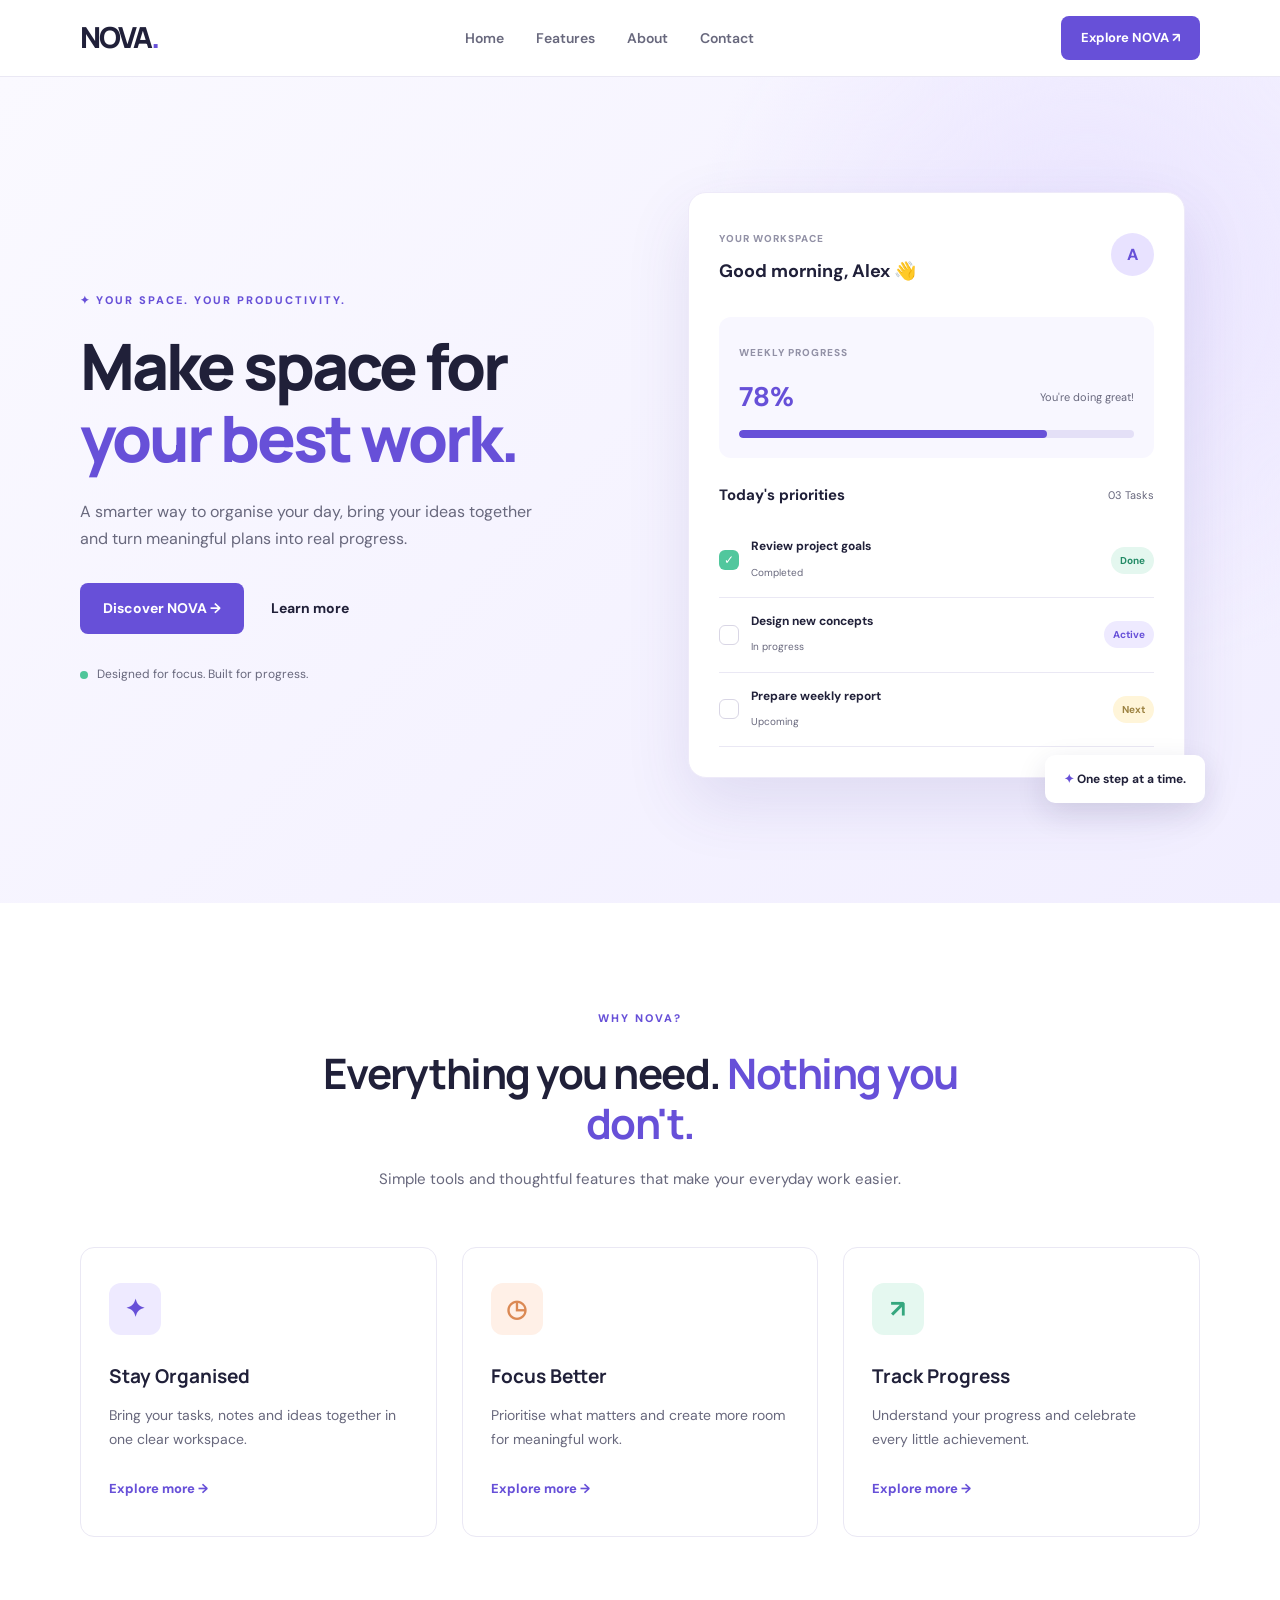
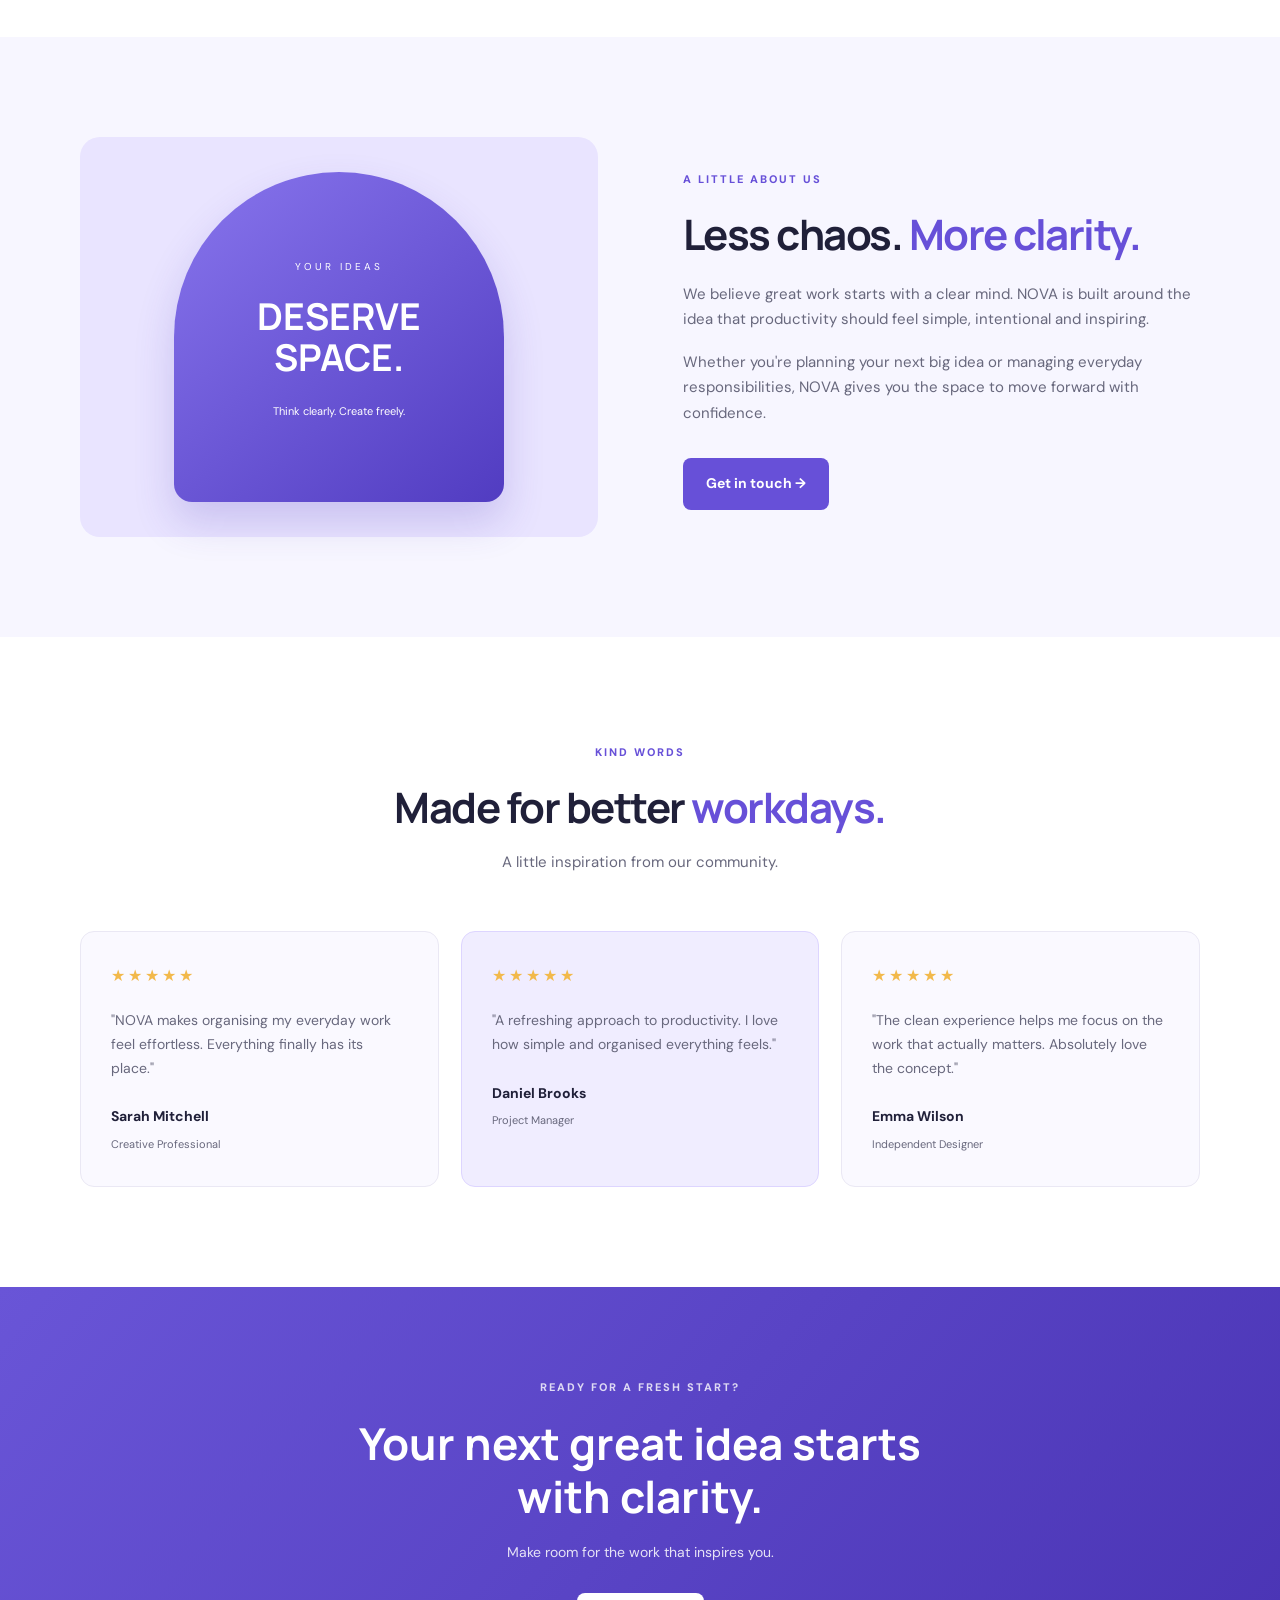
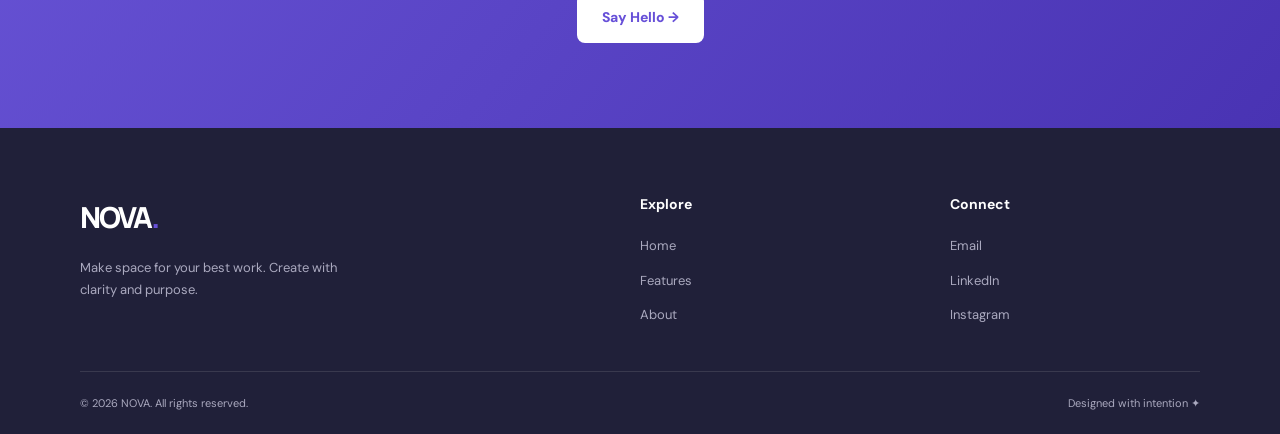
<file: WebDev-L1-LandingPage/index.html>
<!DOCTYPE html>
<html lang="en">
<head>
    <meta charset="UTF-8">
    <meta name="viewport" content="width=device-width, initial-scale=1.0">

    <title>NOVA | A Better Way to Work</title>

    <meta name="description"
          content="NOVA is a modern productivity workspace designed to help you focus, organise and achieve more.">

    <link rel="preconnect" href="https://fonts.googleapis.com">
    <link rel="preconnect" href="https://fonts.gstatic.com" crossorigin>

    <link href="https://fonts.googleapis.com/css2?family=DM+Sans:wght@400;500;600;700;800&family=Manrope:wght@400;500;600;700;800&display=swap"
          rel="stylesheet">

    <link rel="stylesheet" href="style.css">
</head>

<body>

    <!-- NAVIGATION BAR -->
    <header class="header">
        <nav class="navbar container">

            <a href="#home" class="logo">
                NOVA<span>.</span>
            </a>

            <ul class="nav-links">
                <li><a href="#home">Home</a></li>
                <li><a href="#features">Features</a></li>
                <li><a href="#about">About</a></li>
                <li><a href="#contact">Contact</a></li>
            </ul>

            <a href="#features" class="nav-button">
                Explore NOVA ↗
            </a>

        </nav>
    </header>


    <!-- HERO SECTION -->
    <main>

        <section class="hero" id="home">
            <div class="container hero-container">

                <div class="hero-content">

                    <span class="eyebrow">
                        ✦ YOUR SPACE. YOUR PRODUCTIVITY.
                    </span>

                    <h1>
                        Make space for
                        <span>your best work.</span>
                    </h1>

                    <p>
                        A smarter way to organise your day,
                        bring your ideas together and turn
                        meaningful plans into real progress.
                    </p>

                    <div class="hero-buttons">
                        <a href="#features" class="primary-button">
                            Discover NOVA →
                        </a>

                        <a href="#about" class="secondary-button">
                            Learn more
                        </a>
                    </div>

                    <div class="hero-note">
                        <span class="note-dot"></span>
                        Designed for focus. Built for progress.
                    </div>

                </div>


                <!-- CSS DASHBOARD PREVIEW -->
                <div class="hero-visual">

                    <div class="dashboard-card">

                        <div class="dashboard-top">
                            <div>
                                <span class="small-label">YOUR WORKSPACE</span>
                                <h3>Good morning, Alex 👋</h3>
                            </div>

                            <div class="profile-circle">A</div>
                        </div>

                        <div class="progress-box">
                            <span class="small-label">WEEKLY PROGRESS</span>

                            <div class="progress-info">
                                <strong>78%</strong>
                                <span>You're doing great!</span>
                            </div>

                            <div class="progress-track">
                                <div class="progress-fill"></div>
                            </div>
                        </div>

                        <div class="task-heading">
                            <h3>Today's priorities</h3>
                            <span>03 Tasks</span>
                        </div>

                        <div class="task-item">
                            <span class="task-check">✓</span>
                            <div>
                                <strong>Review project goals</strong>
                                <small>Completed</small>
                            </div>
                            <span class="task-status done">Done</span>
                        </div>

                        <div class="task-item">
                            <span class="task-check pending"> </span>
                            <div>
                                <strong>Design new concepts</strong>
                                <small>In progress</small>
                            </div>
                            <span class="task-status active">Active</span>
                        </div>

                        <div class="task-item">
                            <span class="task-check pending"> </span>
                            <div>
                                <strong>Prepare weekly report</strong>
                                <small>Upcoming</small>
                            </div>
                            <span class="task-status upcoming">Next</span>
                        </div>

                    </div>

                    <div class="floating-note">
                        <span>✦</span>
                        One step at a time.
                    </div>

                </div>

            </div>
        </section>


        <!-- FEATURES SECTION -->
        <section class="features section-padding" id="features">

            <div class="container">

                <div class="section-heading">
                    <span class="eyebrow">WHY NOVA?</span>

                    <h2>
                        Everything you need.
                        <span>Nothing you don't.</span>
                    </h2>

                    <p>
                        Simple tools and thoughtful features
                        that make your everyday work easier.
                    </p>
                </div>


                <div class="features-grid">

                    <article class="feature-card">
                        <div class="feature-icon lavender">✦</div>

                        <h3>Stay Organised</h3>

                        <p>
                            Bring your tasks, notes and ideas
                            together in one clear workspace.
                        </p>

                        <a href="#about">Explore more →</a>
                    </article>


                    <article class="feature-card">
                        <div class="feature-icon peach">◷</div>

                        <h3>Focus Better</h3>

                        <p>
                            Prioritise what matters and create
                            more room for meaningful work.
                        </p>

                        <a href="#about">Explore more →</a>
                    </article>


                    <article class="feature-card">
                        <div class="feature-icon mint">↗</div>

                        <h3>Track Progress</h3>

                        <p>
                            Understand your progress and
                            celebrate every little achievement.
                        </p>

                        <a href="#about">Explore more →</a>
                    </article>

                </div>

            </div>
        </section>


        <!-- ABOUT SECTION -->
        <section class="about section-padding" id="about">

            <div class="container about-container">

                <div class="about-visual">
                    <div class="about-shape">
                        <div class="about-inner">
                            <span>YOUR IDEAS</span>
                            <strong>DESERVE<br>SPACE.</strong>
                            <small>Think clearly. Create freely.</small>
                        </div>
                    </div>
                </div>


                <div class="about-content">

                    <span class="eyebrow">A LITTLE ABOUT US</span>

                    <h2>
                        Less chaos.
                        <span>More clarity.</span>
                    </h2>

                    <p>
                        We believe great work starts with a clear mind.
                        NOVA is built around the idea that productivity
                        should feel simple, intentional and inspiring.
                    </p>

                    <p>
                        Whether you're planning your next big idea
                        or managing everyday responsibilities,
                        NOVA gives you the space to move forward
                        with confidence.
                    </p>

                    <a href="#contact" class="primary-button">
                        Get in touch →
                    </a>

                </div>

            </div>
        </section>


        <!-- TESTIMONIALS SECTION -->
        <section class="testimonials section-padding">

            <div class="container">

                <div class="section-heading">
                    <span class="eyebrow">KIND WORDS</span>

                    <h2>
                        Made for better
                        <span>workdays.</span>
                    </h2>

                    <p>
                        A little inspiration from our community.
                    </p>
                </div>


                <div class="testimonial-grid">

                    <article class="testimonial-card">
                        <div class="stars">★★★★★</div>

                        <p>
                            "NOVA makes organising my everyday
                            work feel effortless. Everything
                            finally has its place."
                        </p>

                        <h4>Sarah Mitchell</h4>
                        <small>Creative Professional</small>
                    </article>


                    <article class="testimonial-card featured">
                        <div class="stars">★★★★★</div>

                        <p>
                            "A refreshing approach to productivity.
                            I love how simple and organised
                            everything feels."
                        </p>

                        <h4>Daniel Brooks</h4>
                        <small>Project Manager</small>
                    </article>


                    <article class="testimonial-card">
                        <div class="stars">★★★★★</div>

                        <p>
                            "The clean experience helps me focus
                            on the work that actually matters.
                            Absolutely love the concept."
                        </p>

                        <h4>Emma Wilson</h4>
                        <small>Independent Designer</small>
                    </article>

                </div>

            </div>
        </section>


        <!-- CALL TO ACTION -->
        <section class="cta-section" id="contact">

            <div class="container cta-content">

                <span>READY FOR A FRESH START?</span>

                <h2>
                    Your next great idea
                    starts with clarity.
                </h2>

                <p>
                    Make room for the work that inspires you.
                </p>

                <a href="mailto:hello@nova.example" class="cta-button">
                    Say Hello →
                </a>

            </div>
        </section>

    </main>


    <!-- FOOTER -->
    <footer class="footer">

        <div class="container footer-container">

            <div class="footer-brand">
                <a href="#home" class="logo">
                    NOVA<span>.</span>
                </a>

                <p>
                    Make space for your best work.
                    Create with clarity and purpose.
                </p>
            </div>


            <div class="footer-links">
                <h4>Explore</h4>
                <a href="#home">Home</a>
                <a href="#features">Features</a>
                <a href="#about">About</a>
            </div>


            <div class="footer-links">
                <h4>Connect</h4>
                <a href="mailto:hello@nova.example">Email</a>
                <a href="https://www.linkedin.com/" target="_blank" rel="noopener noreferrer">LinkedIn</a>
                <a href="https://www.instagram.com/" target="_blank" rel="noopener noreferrer">Instagram</a>
            </div>

        </div>


        <div class="container footer-bottom">
            <p>© 2026 NOVA. All rights reserved.</p>
            <p>Designed with intention ✦</p>
        </div>

    </footer>

</body>
</html>
</file>
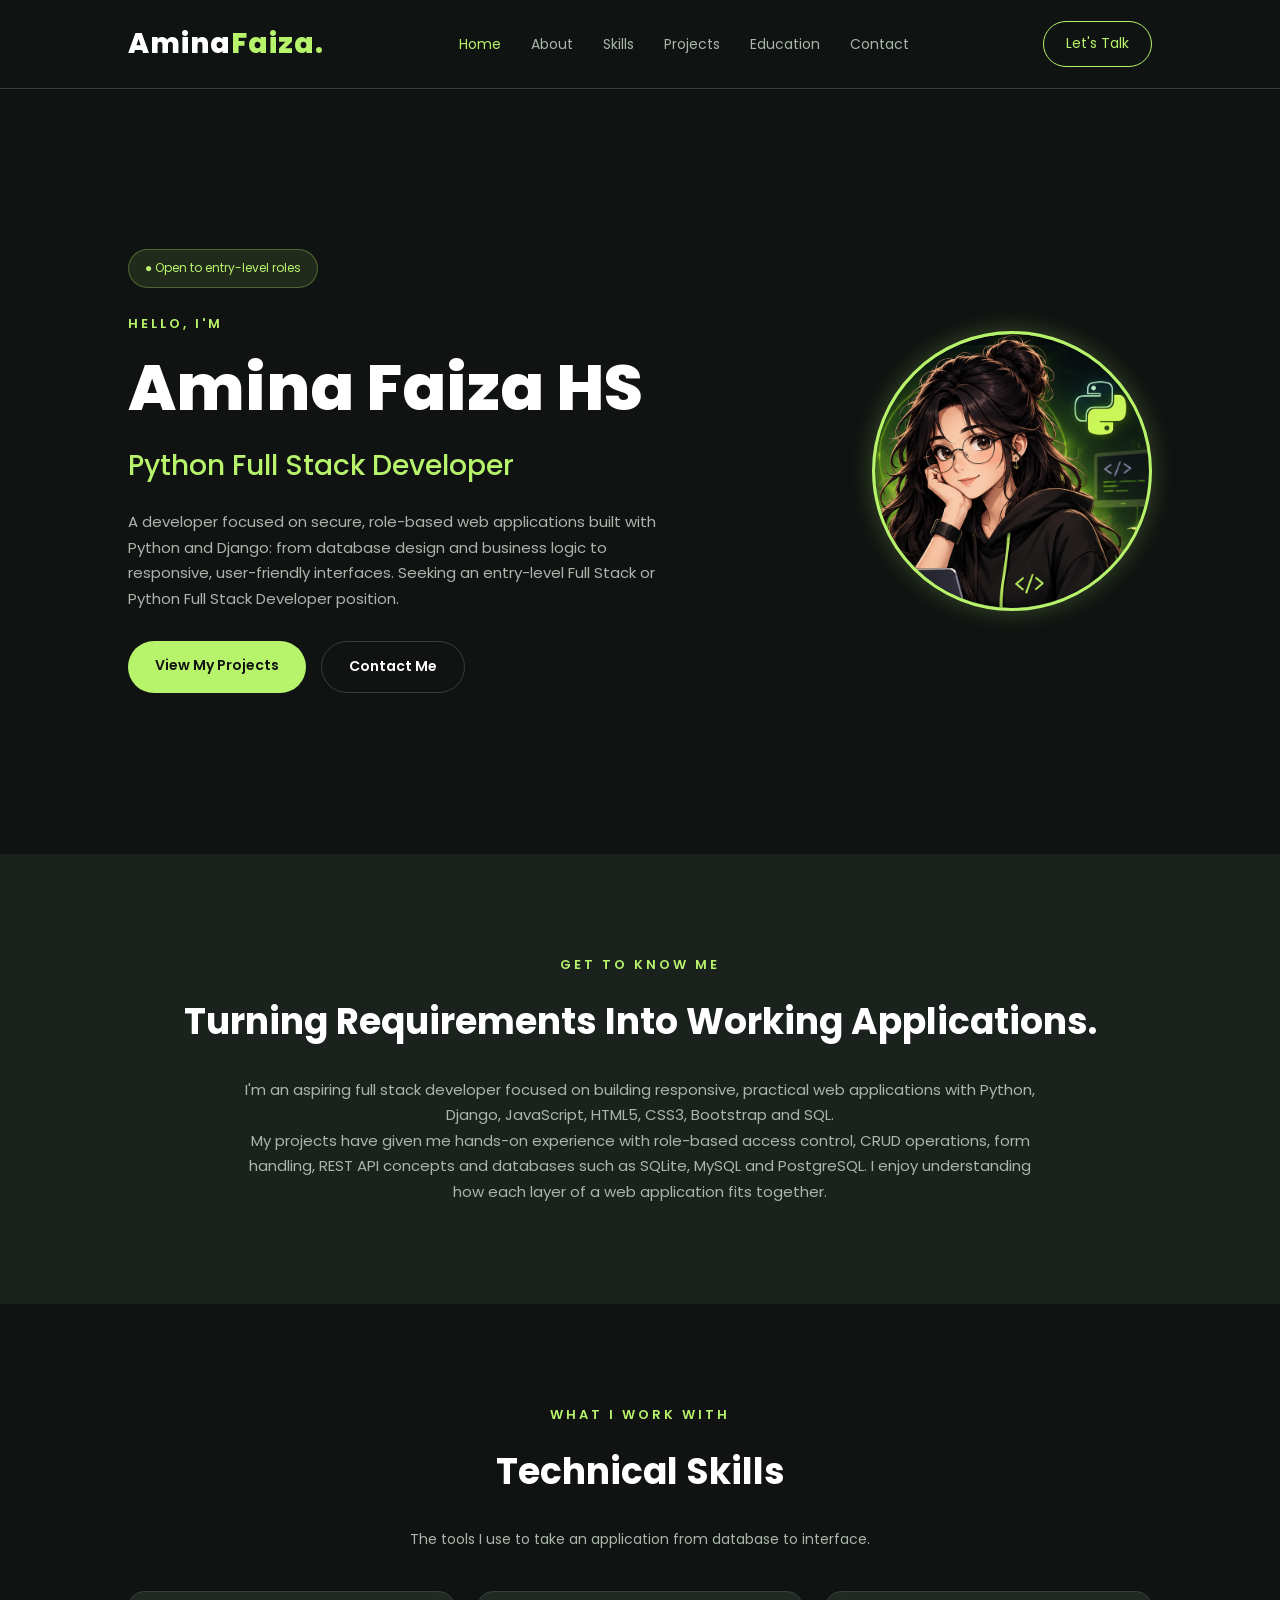
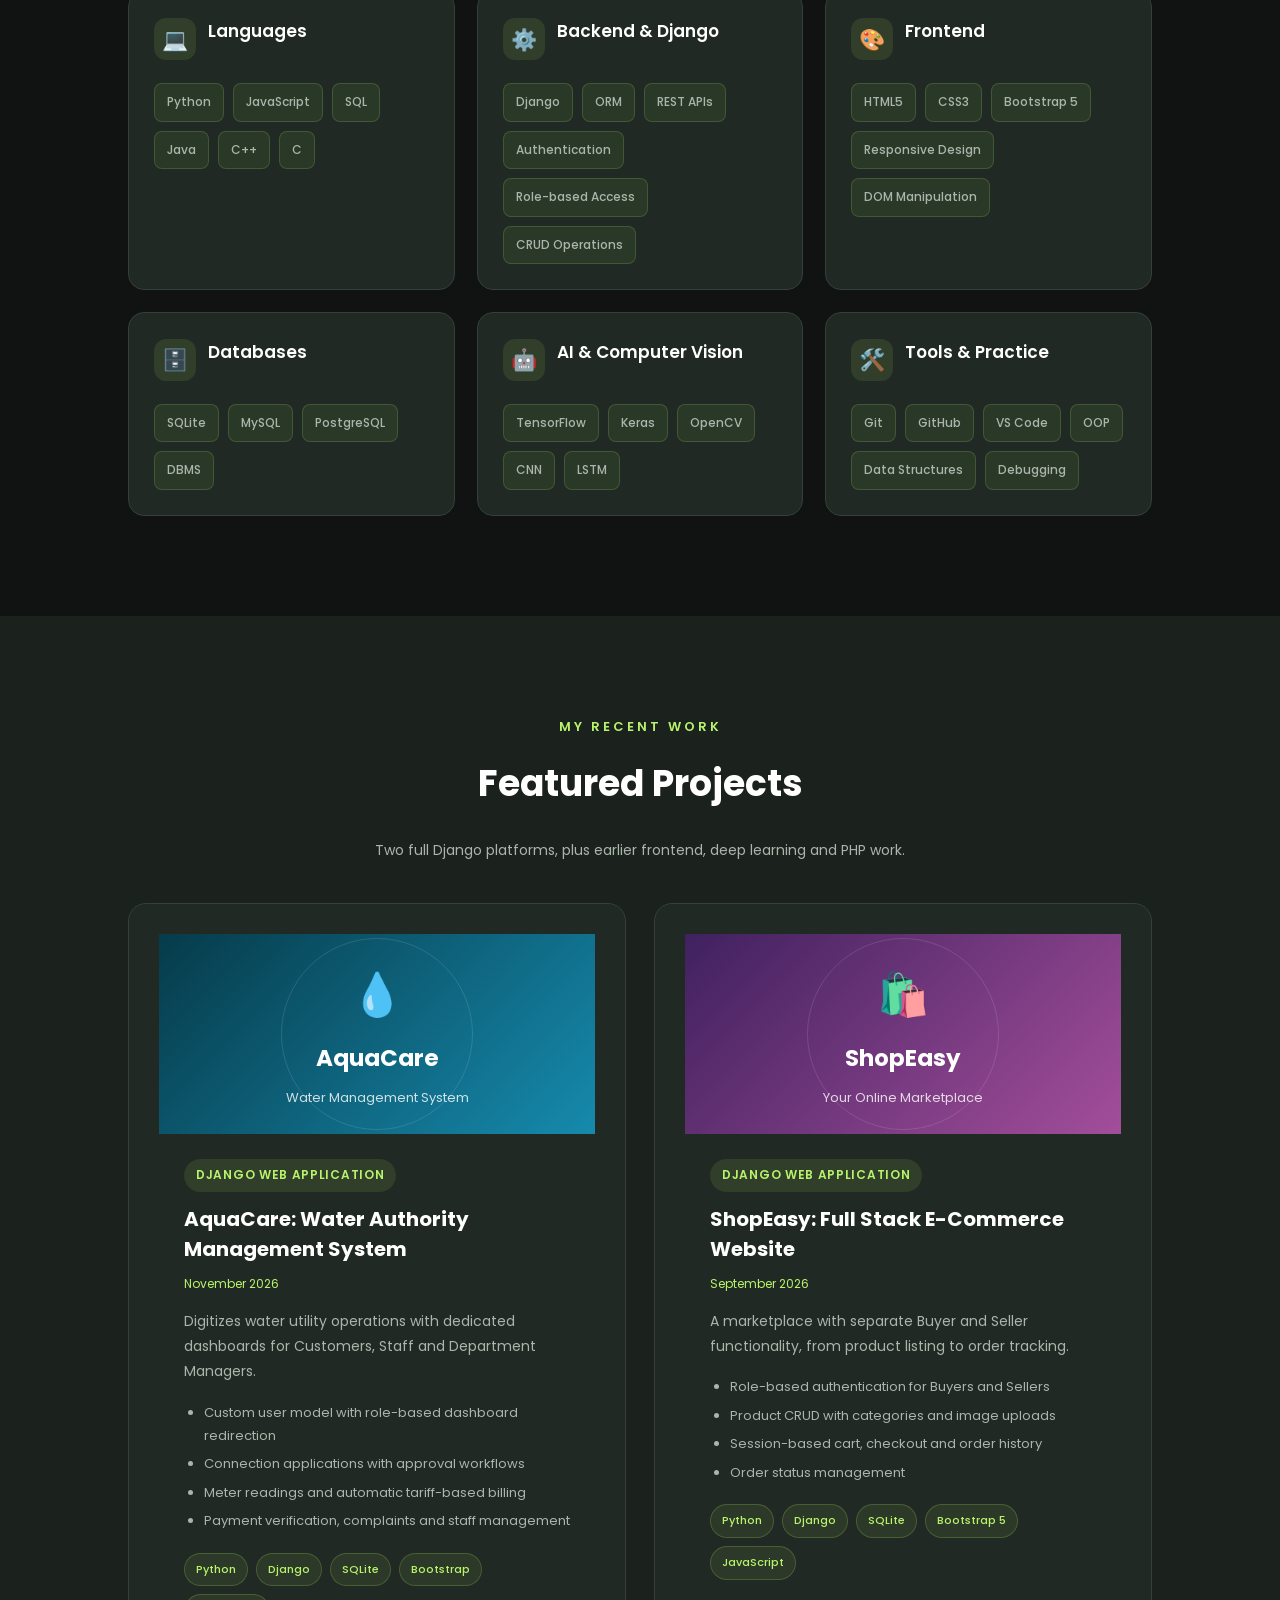
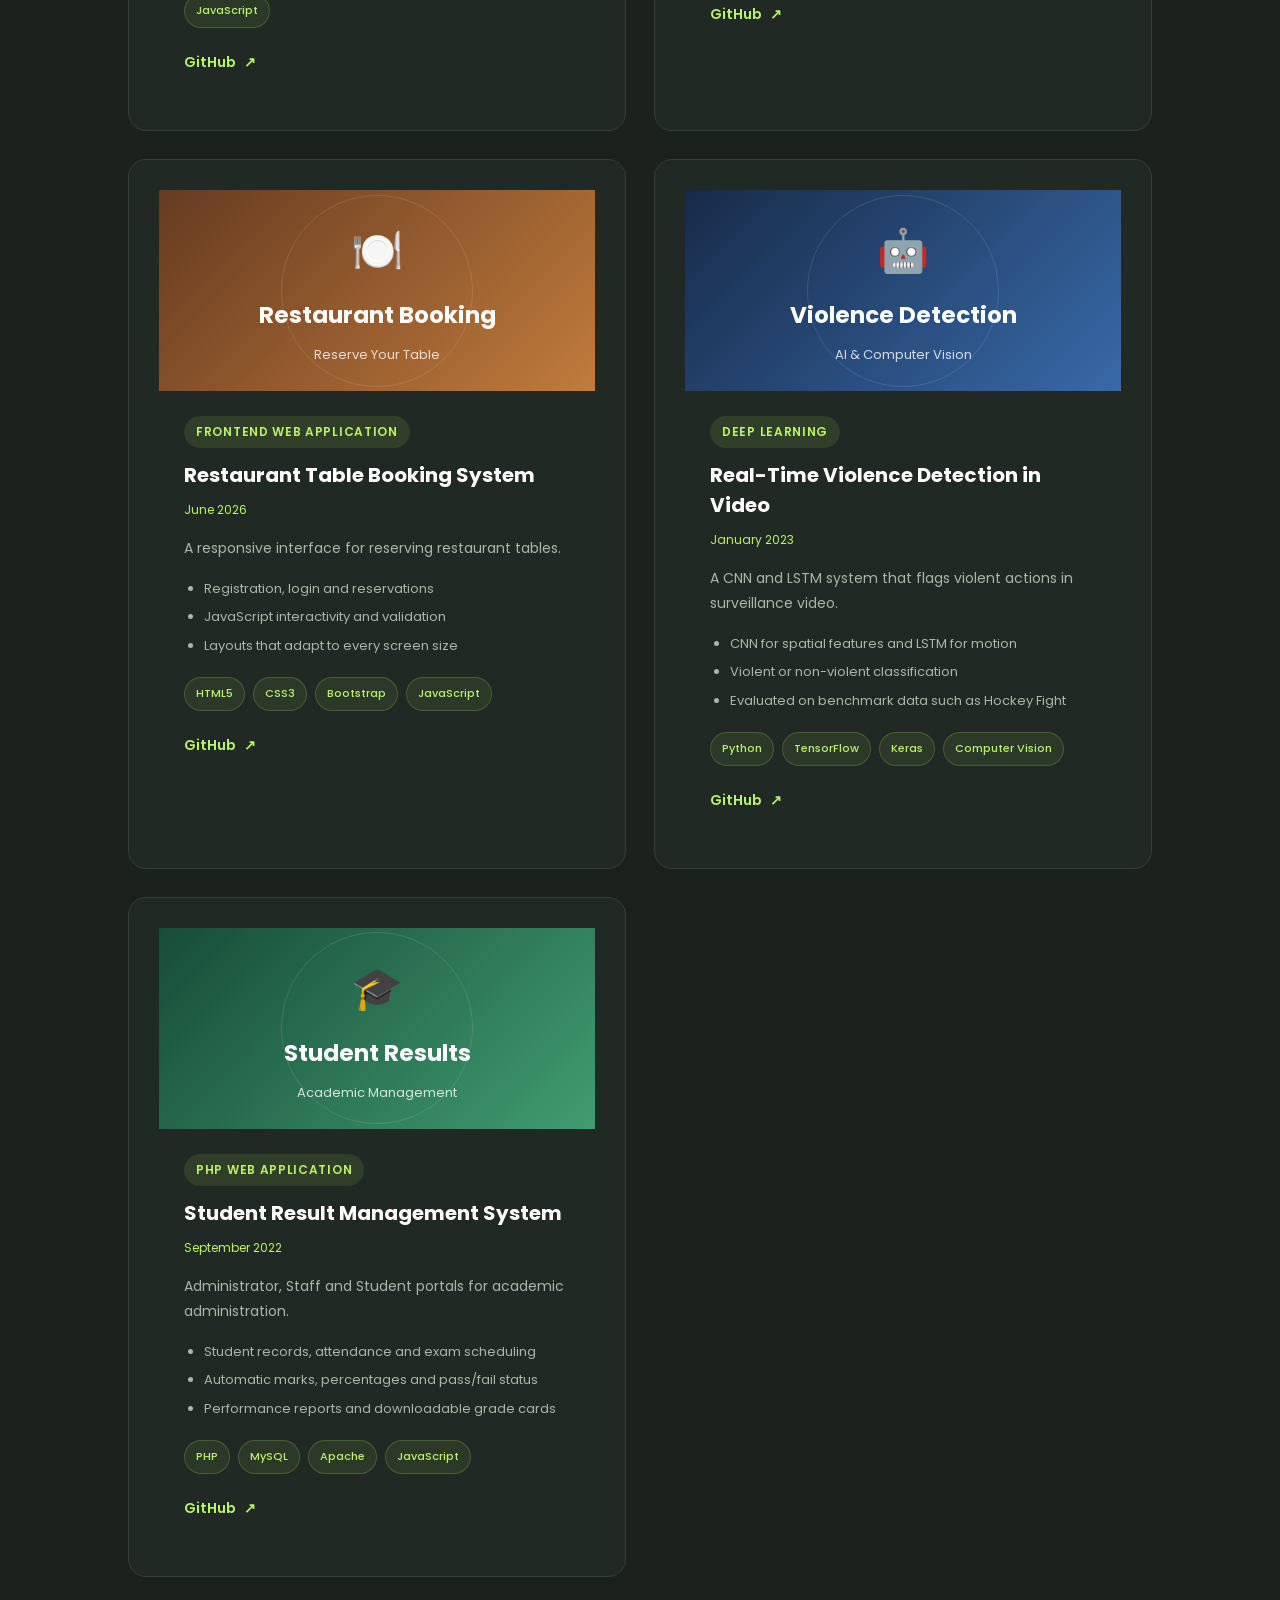
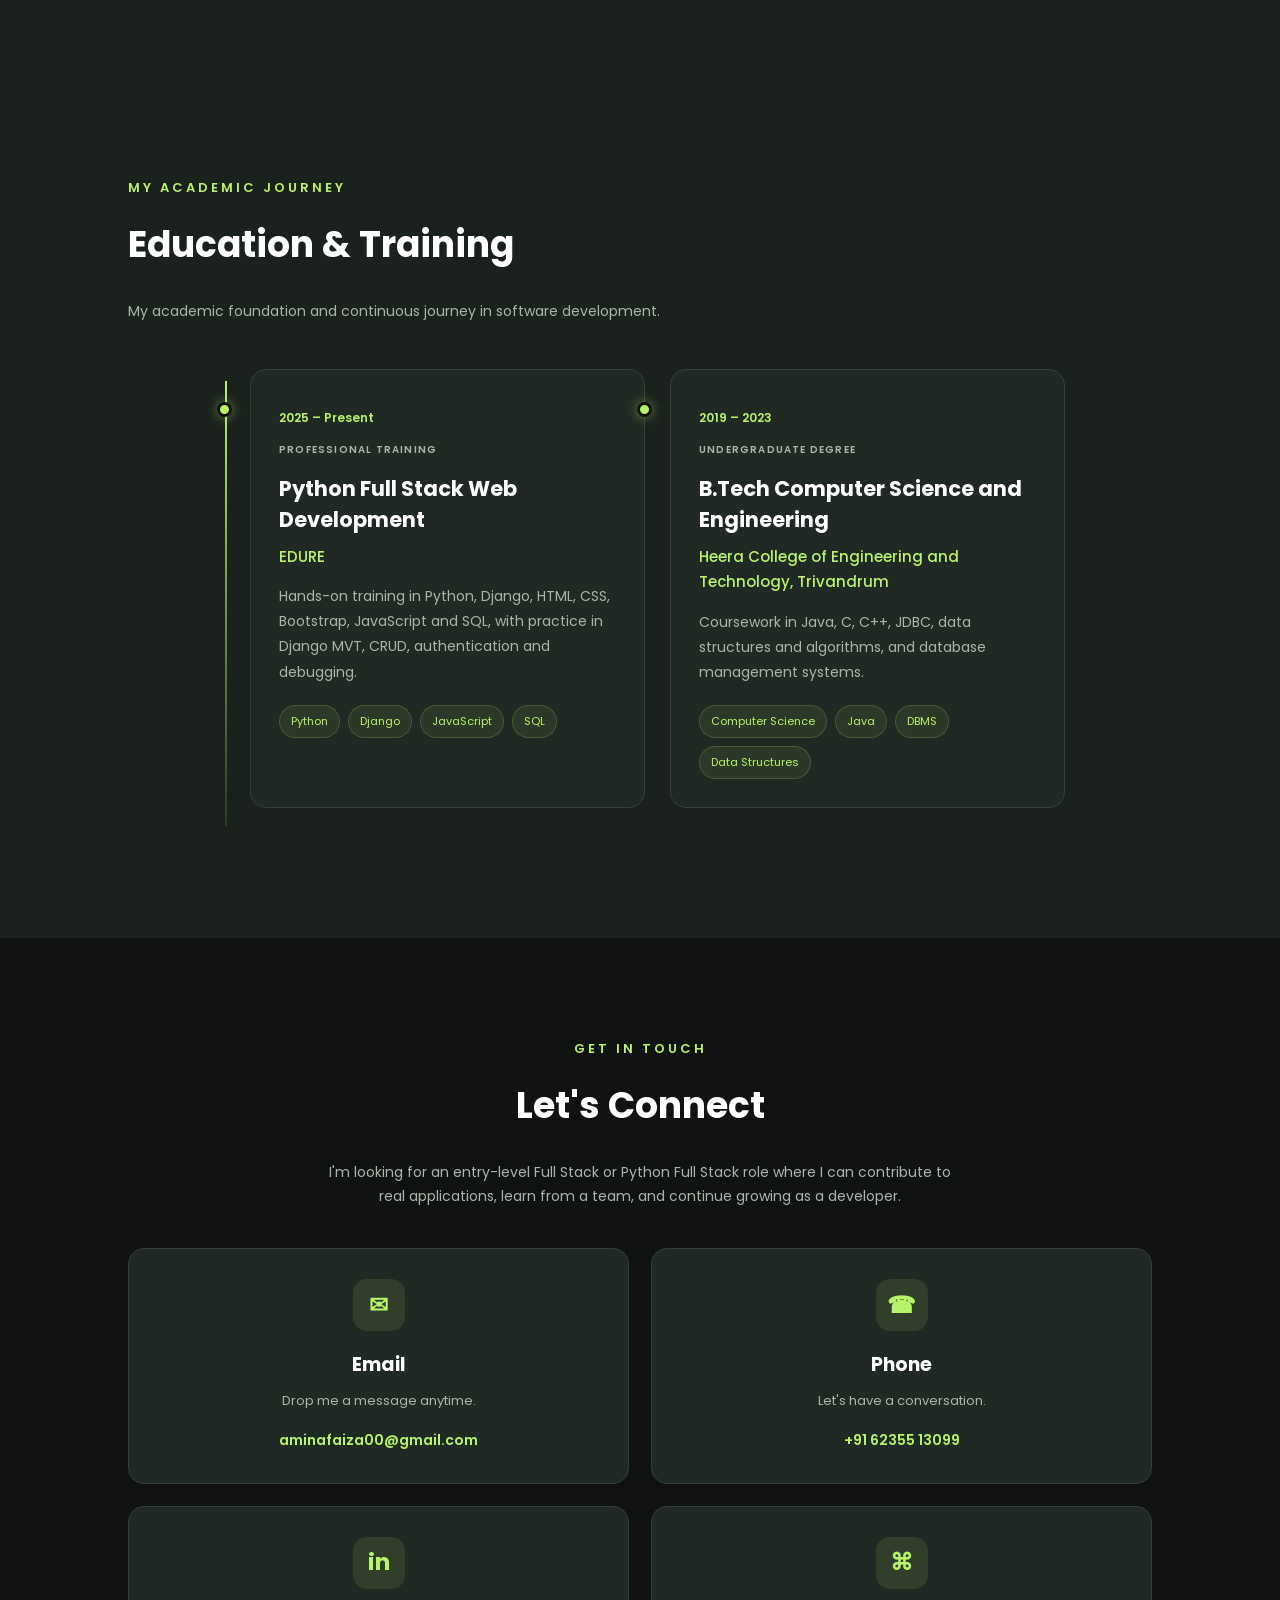
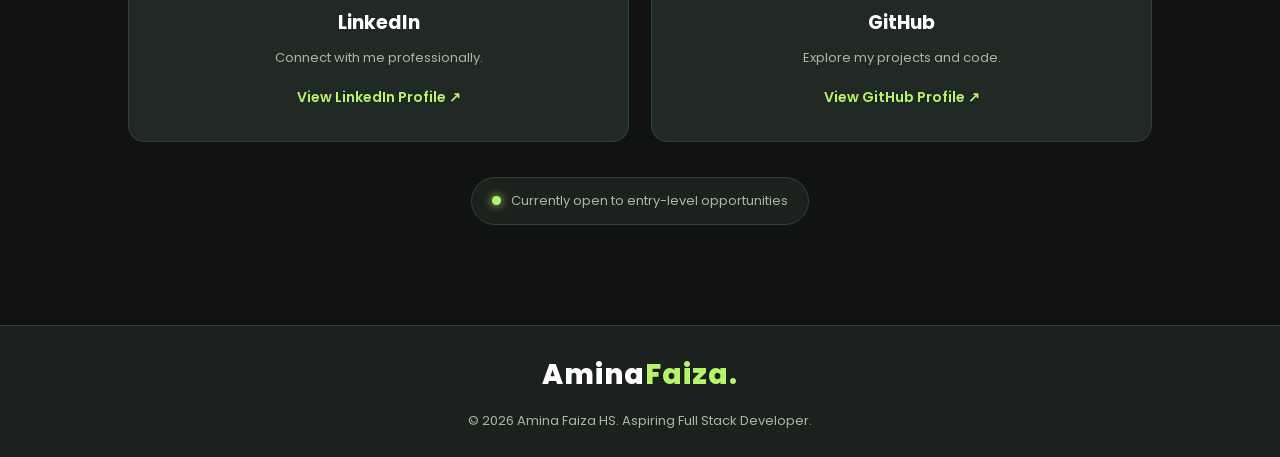
<file: WebDev-L1-PersonalPortfolio/index.html>
<!DOCTYPE html>
<html lang="en">

<head>
    <meta charset="UTF-8">
    <meta name="viewport" content="width=device-width, initial-scale=1.0">

    <meta name="description" content="Amina Faiza HS - Python Full Stack Developer Portfolio">

    <title>Amina Faiza HS | Python Full Stack Developer</title>

    <!-- Google Fonts -->
    <link rel="preconnect" href="https://fonts.googleapis.com">
    <link rel="preconnect" href="https://fonts.gstatic.com" crossorigin>

    <link href="https://fonts.googleapis.com/css2?family=Poppins:wght@300;400;500;600;700;800&display=swap" rel="stylesheet">

    <!-- CSS -->
    <link rel="stylesheet" href="style.css">
</head>

<body>

    <!-- NAVIGATION -->
    <header>
        <nav class="navbar">

            <a href="#home" class="logo">Amina<span>Faiza.</span></a>

<button class="menu-toggle" id="menu-toggle"
        aria-label="Open navigation menu"
        aria-expanded="false">
    ☰
</button>

            <ul class="nav-links">
                <li><a href="#home">Home</a></li>
                <li><a href="#about">About</a></li>
                <li><a href="#skills">Skills</a></li>
                <li><a href="#projects">Projects</a></li>
                <li><a href="#education">Education</a></li>
                <li><a href="#contact">Contact</a></li>
            </ul>

            <a href="#contact" class="nav-button">Let's Talk</a>

        </nav>
    </header>


    <!-- HERO SECTION -->
    <section id="home" class="hero">

        <div class="hero-content">

            <span class="availability">
                ● Open to entry-level roles
            </span>

            <p class="intro">HELLO, I'M</p>

            <h1>Amina Faiza HS</h1>

            <h2>Python Full Stack Developer</h2>

            <p class="hero-description">
                A developer focused on secure, role-based web applications
                built with Python and Django: from database design and
                business logic to responsive, user-friendly interfaces.

                Seeking an entry-level Full Stack or Python Full Stack
                Developer position.
            </p>

            <div class="hero-buttons">

                <a href="#projects" class="btn primary-btn">
                    View My Projects
                </a>

                <a href="#contact" class="btn secondary-btn">
                    Contact Me
                </a>

            </div>


        </div>

        <div class="hero-image">

           <div class="avatar-placeholder">
    <img
        src="assets/images/developer-avatar.png"
        alt="Anime developer girl avatar"
    >
</div>

        </div>

    </section>


    <!-- ABOUT SECTION -->
    <section id="about" class="about section-padding">

        <p class="section-label">GET TO KNOW ME</p>

        <h2 class="section-title">
            Turning Requirements Into Working Applications.
        </h2>

        <p>
            I'm an aspiring full stack developer focused on building
            responsive, practical web applications with Python, Django,
            JavaScript, HTML5, CSS3, Bootstrap and SQL.
        </p>

        <p>
            My projects have given me hands-on experience with role-based
            access control, CRUD operations, form handling, REST API
            concepts and databases such as SQLite, MySQL and PostgreSQL.
            I enjoy understanding how each layer of a web application fits together.
        </p>

    </section>


<!-- SKILLS SECTION -->
<section id="skills" class="skills section-padding">

    <p class="section-label">WHAT I WORK WITH</p>

    <h2 class="section-title">Technical Skills</h2>

    <p class="section-description">
        The tools I use to take an application from database to interface.
    </p>

    <div class="skills-container">

        <!-- LANGUAGES -->
        <div class="skill-card">
            <div class="skill-heading">
                <span class="skill-icon">💻</span>
                <h3>Languages</h3>
            </div>
            <div class="skill-tags">
                <span>Python</span>
                <span>JavaScript</span>
                <span>SQL</span>
                <span>Java</span>
                <span>C++</span>
                <span>C</span>
            </div>
        </div>

        <!-- BACKEND -->
        <div class="skill-card">
            <div class="skill-heading">
                <span class="skill-icon">⚙️</span>
                <h3>Backend & Django</h3>
            </div>
            <div class="skill-tags">
                <span>Django</span>
                <span>ORM</span>
                <span>REST APIs</span>
                <span>Authentication</span>
                <span>Role-based Access</span>
                <span>CRUD Operations</span>
            </div>
        </div>

        <!-- FRONTEND -->
        <div class="skill-card">
            <div class="skill-heading">
                <span class="skill-icon">🎨</span>
                <h3>Frontend</h3>
            </div>
            <div class="skill-tags">
                <span>HTML5</span>
                <span>CSS3</span>
                <span>Bootstrap 5</span>
                <span>Responsive Design</span>
                <span>DOM Manipulation</span>
            </div>
        </div>

        <!-- DATABASES -->
        <div class="skill-card">
            <div class="skill-heading">
                <span class="skill-icon">🗄️</span>
                <h3>Databases</h3>
            </div>
            <div class="skill-tags">
                <span>SQLite</span>
                <span>MySQL</span>
                <span>PostgreSQL</span>
                <span>DBMS</span>
            </div>
        </div>

        <!-- AI -->
        <div class="skill-card">
            <div class="skill-heading">
                <span class="skill-icon">🤖</span>
                <h3>AI & Computer Vision</h3>
            </div>
            <div class="skill-tags">
                <span>TensorFlow</span>
                <span>Keras</span>
                <span>OpenCV</span>
                <span>CNN</span>
                <span>LSTM</span>
            </div>
        </div>

        <!-- TOOLS -->
        <div class="skill-card">
            <div class="skill-heading">
                <span class="skill-icon">🛠️</span>
                <h3>Tools & Practice</h3>
            </div>
            <div class="skill-tags">
                <span>Git</span>
                <span>GitHub</span>
                <span>VS Code</span>
                <span>OOP</span>
                <span>Data Structures</span>
                <span>Debugging</span>
            </div>
        </div>

    </div>

</section>

   

<!-- PROJECTS SECTION -->
<section id="projects" class="projects section-padding">

    <p class="section-label">MY RECENT WORK</p>

    <h2 class="section-title">Featured Projects</h2>

    <p class="section-description">
        Two full Django platforms, plus earlier frontend,
        deep learning and PHP work.
    </p>

    <div class="projects-container">

        <!-- PROJECT 1 -->
        <article class="project-card">

            <div class="project-visual visual-aquacare">
                <span class="visual-icon">💧</span>
                <span class="visual-caption">AquaCare</span>
                <span class="visual-subtitle">Water Management System</span>
            </div>

            <div class="project-content">

                <span class="project-category">Django Web Application</span>

                <h3>AquaCare: Water Authority Management System</h3>

                <p class="project-date">November 2026</p>

                <p>
                    Digitizes water utility operations with dedicated
                    dashboards for Customers, Staff and Department Managers.
                </p>

                <ul>
                    <li>Custom user model with role-based dashboard redirection</li>
                    <li>Connection applications with approval workflows</li>
                    <li>Meter readings and automatic tariff-based billing</li>
                    <li>Payment verification, complaints and staff management</li>
                </ul>

                <div class="project-tech">
                    <span>Python</span>
                    <span>Django</span>
                    <span>SQLite</span>
                    <span>Bootstrap</span>
                    <span>JavaScript</span>
                </div>

                <a href="#" class="project-link">GitHub <span>↗</span></a>

            </div>
        </article>


        <!-- PROJECT 2 -->
        <article class="project-card">

            <div class="project-visual visual-shopeasy">
                <span class="visual-icon">🛍️</span>
                <span class="visual-caption">ShopEasy</span>
                <span class="visual-subtitle">Your Online Marketplace</span>
            </div>

            <div class="project-content">

                <span class="project-category">Django Web Application</span>

                <h3>ShopEasy: Full Stack E-Commerce Website</h3>

                <p class="project-date">September 2026</p>

                <p>
                    A marketplace with separate Buyer and Seller functionality,
                    from product listing to order tracking.
                </p>

                <ul>
                    <li>Role-based authentication for Buyers and Sellers</li>
                    <li>Product CRUD with categories and image uploads</li>
                    <li>Session-based cart, checkout and order history</li>
                    <li>Order status management</li>
                </ul>

                <div class="project-tech">
                    <span>Python</span>
                    <span>Django</span>
                    <span>SQLite</span>
                    <span>Bootstrap 5</span>
                    <span>JavaScript</span>
                </div>

                <a href="#" class="project-link">GitHub <span>↗</span></a>

            </div>
        </article>


        <!-- PROJECT 3 -->
        <article class="project-card">

            <div class="project-visual visual-restaurant">
                <span class="visual-icon">🍽️</span>
                <span class="visual-caption">Restaurant Booking</span>
                <span class="visual-subtitle">Reserve Your Table</span>
            </div>

            <div class="project-content">

                <span class="project-category">Frontend Web Application</span>

                <h3>Restaurant Table Booking System</h3>

                <p class="project-date">June 2026</p>

                <p>
                    A responsive interface for reserving restaurant tables.
                </p>

                <ul>
                    <li>Registration, login and reservations</li>
                    <li>JavaScript interactivity and validation</li>
                    <li>Layouts that adapt to every screen size</li>
                </ul>

                <div class="project-tech">
                    <span>HTML5</span>
                    <span>CSS3</span>
                    <span>Bootstrap</span>
                    <span>JavaScript</span>
                </div>

                <a href="#" class="project-link">GitHub <span>↗</span></a>

            </div>
        </article>


        <!-- PROJECT 4 -->
        <article class="project-card">

            <div class="project-visual visual-violence">
                <span class="visual-icon">🤖</span>
                <span class="visual-caption">Violence Detection</span>
                <span class="visual-subtitle">AI & Computer Vision</span>
            </div>

            <div class="project-content">

                <span class="project-category">Deep Learning</span>

                <h3>Real-Time Violence Detection in Video</h3>

                <p class="project-date">January 2023</p>

                <p>
                    A CNN and LSTM system that flags violent actions
                    in surveillance video.
                </p>

                <ul>
                    <li>CNN for spatial features and LSTM for motion</li>
                    <li>Violent or non-violent classification</li>
                    <li>Evaluated on benchmark data such as Hockey Fight</li>
                </ul>

                <div class="project-tech">
                    <span>Python</span>
                    <span>TensorFlow</span>
                    <span>Keras</span>
                    <span>Computer Vision</span>
                </div>

                <a href="#" class="project-link">GitHub <span>↗</span></a>

            </div>
        </article>


        <!-- PROJECT 5 -->
        <article class="project-card">

            <div class="project-visual visual-student">
                <span class="visual-icon">🎓</span>
                <span class="visual-caption">Student Results</span>
                <span class="visual-subtitle">Academic Management</span>
            </div>

            <div class="project-content">

                <span class="project-category">PHP Web Application</span>

                <h3>Student Result Management System</h3>

                <p class="project-date">September 2022</p>

                <p>
                    Administrator, Staff and Student portals for
                    academic administration.
                </p>

                <ul>
                    <li>Student records, attendance and exam scheduling</li>
                    <li>Automatic marks, percentages and pass/fail status</li>
                    <li>Performance reports and downloadable grade cards</li>
                </ul>

                <div class="project-tech">
                    <span>PHP</span>
                    <span>MySQL</span>
                    <span>Apache</span>
                    <span>JavaScript</span>
                </div>

                <a href="#" class="project-link">GitHub <span>↗</span></a>

            </div>
        </article>

    </div>

</section>

   

<!-- EDUCATION SECTION -->
<section id="education" class="education section-padding">

    <p class="section-label">MY ACADEMIC JOURNEY</p>

    <h2 class="section-title">Education & Training</h2>

    <p class="section-description">
        My academic foundation and continuous journey in software development.
    </p>

    <div class="education-container">

        <!-- CURRENT TRAINING -->
        <article class="education-card">

            <div class="education-timeline-dot"></div>

            <span class="education-year">2025 – Present</span>

            <span class="education-type">PROFESSIONAL TRAINING</span>

            <h3>Python Full Stack Web Development</h3>

            <h4>EDURE</h4>

            <p>
                Hands-on training in Python, Django, HTML, CSS,
                Bootstrap, JavaScript and SQL, with practice in
                Django MVT, CRUD, authentication and debugging.
            </p>

            <div class="education-tags">
                <span>Python</span>
                <span>Django</span>
                <span>JavaScript</span>
                <span>SQL</span>
            </div>

        </article>

        <!-- GRADUATION -->
        <article class="education-card">

            <div class="education-timeline-dot"></div>

            <span class="education-year">2019 – 2023</span>

            <span class="education-type">UNDERGRADUATE DEGREE</span>

            <h3>B.Tech Computer Science and Engineering</h3>

            <h4>Heera College of Engineering and Technology, Trivandrum</h4>

            <p>
                Coursework in Java, C, C++, JDBC, data structures
                and algorithms, and database management systems.
            </p>

            <div class="education-tags">
                <span>Computer Science</span>
                <span>Java</span>
                <span>DBMS</span>
                <span>Data Structures</span>
            </div>

        </article>

    </div>

</section>


    <!-- CONTACT SECTION -->
<section id="contact" class="contact section-padding">

    <p class="section-label">GET IN TOUCH</p>

    <h2 class="section-title">Let's Connect</h2>

    <p class="section-description">
        I'm looking for an entry-level Full Stack or Python Full Stack
        role where I can contribute to real applications, learn from a team,
        and continue growing as a developer.
    </p>

    <div class="contact-container">

        <!-- EMAIL -->
        <article class="contact-card">
            <div class="contact-icon">✉</div>
            <h3>Email</h3>
            <p>Drop me a message anytime.</p>
            <a href="mailto:aminafaiza00@gmail.com">
                aminafaiza00@gmail.com
            </a>
        </article>

        <!-- PHONE -->
        <article class="contact-card">
            <div class="contact-icon">☎</div>
            <h3>Phone</h3>
            <p>Let's have a conversation.</p>
            <a href="tel:+916235513099">
                +91 62355 13099
            </a>
        </article>

        <!-- LINKEDIN -->
        <article class="contact-card">
            <div class="contact-icon">in</div>
            <h3>LinkedIn</h3>
            <p>Connect with me professionally.</p>
            <a href="https://linkedin.com/in/aminafaiza-"
               target="_blank"
               rel="noopener noreferrer">
                View LinkedIn Profile ↗
            </a>
        </article>

        <!-- GITHUB -->
        <article class="contact-card">
            <div class="contact-icon">⌘</div>
            <h3>GitHub</h3>
            <p>Explore my projects and code.</p>
            <a href="https://github.com/Aminafaiza"
               target="_blank"
               rel="noopener noreferrer">
                View GitHub Profile ↗
            </a>
        </article>

    </div>

    <div class="contact-note">
        <span class="contact-note-dot"></span>
        <p>Currently open to entry-level opportunities</p>
    </div>

</section>


    
    <!-- FOOTER -->
    <footer>

        <a href="#home" class="logo">Amina<span>Faiza.</span></a>

       <p>
    © <span id="current-year"></span> Amina Faiza HS.
    Aspiring Full Stack Developer.
</p>

    </footer>


    <!-- JAVASCRIPT -->
    <script src="script.js"></script>

</body>
</html>
</file>
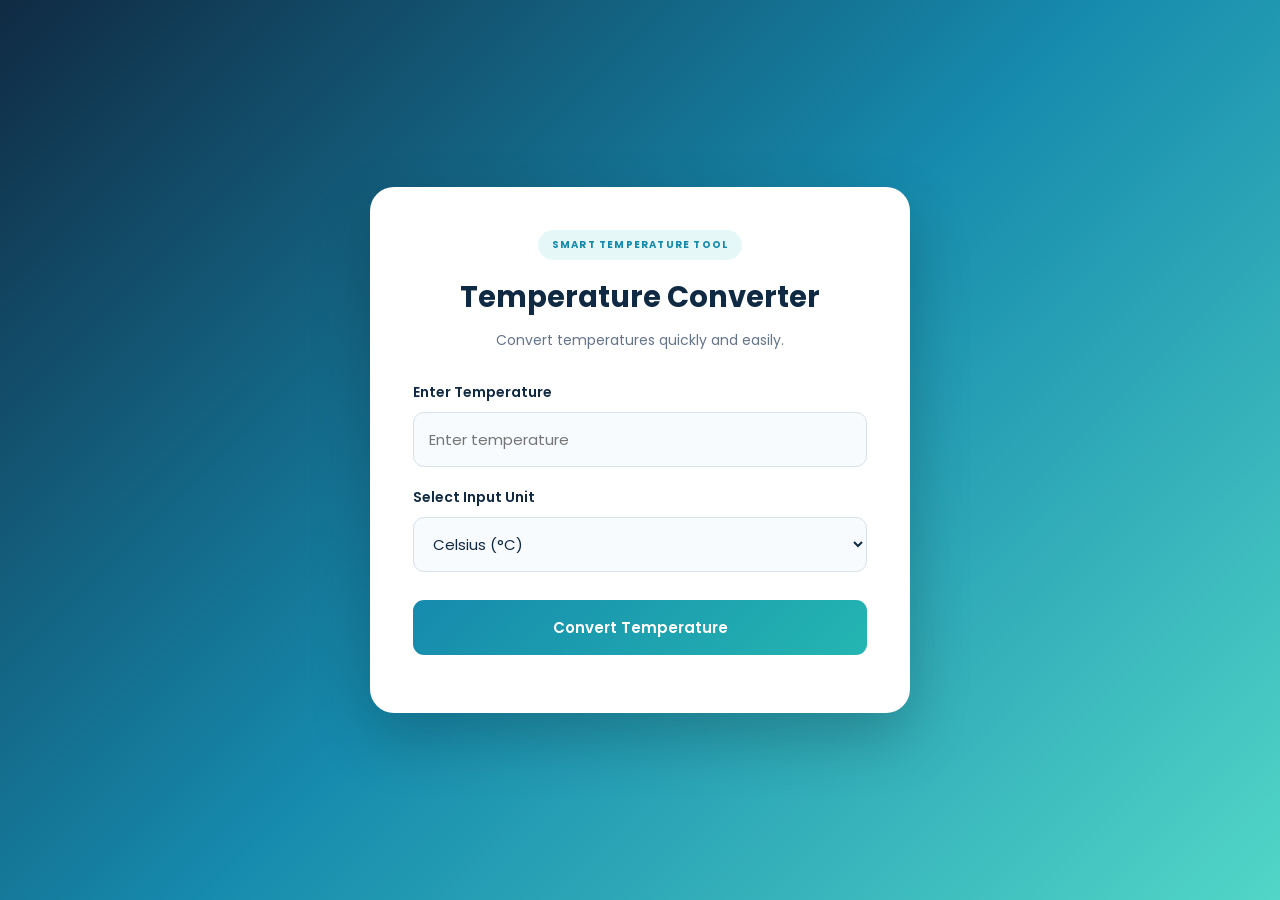
<file: WebDev-L1-TemperatureConverter/index.html>
<!DOCTYPE html>
<html lang="en">
<head>
    <meta charset="UTF-8">
    <meta name="viewport" content="width=device-width, initial-scale=1.0">
    <title>Temperature Converter</title>
    <link rel="stylesheet" href="style.css">
    <script src="script.js" defer></script>
</head>
<body>

    <main class="container">
        <div class="converter-card">

            <h1>Temperature Converter</h1>
            <p class="subtitle">
                Convert temperatures quickly and easily.
            </p>

            <form id="converterForm">

                <label for="temperature">
                    Enter Temperature
                </label>

                <input
                    type="number"
                    id="temperature"
                    placeholder="Enter temperature"
                    step="any"
                >

                <label for="unit">Select Input Unit</label>

                <select id="unit">
                    <option value="celsius">Celsius (°C)</option>
                    <option value="fahrenheit">Fahrenheit (°F)</option>
                    <option value="kelvin">Kelvin (K)</option>
                </select>

                <button type="submit">Convert Temperature</button>

            </form>

            <p id="errorMessage" class="error"></p>

            <section id="results" class="results" aria-live="polite" hidden>
                <h2>Conversion Results</h2>

                <div class="result-item">
                    <span>Celsius</span>
                    <strong id="celsiusResult">--</strong>
                </div>

                <div class="result-item">
                    <span>Fahrenheit</span>
                    <strong id="fahrenheitResult">--</strong>
                </div>

                <div class="result-item">
                    <span>Kelvin</span>
                    <strong id="kelvinResult">--</strong>
                </div>
            </section>

        </div>
    </main>

</body>
</html>
</file>
<file: WebDev-L1-LandingPage/style.css>
/* =========================================
   NOVA - LANDING PAGE
   Oasis Infobyte | Web Development | Task 1
========================================= */

/* GLOBAL SETTINGS */

:root {
    --primary: #6750d8;
    --primary-dark: #4935b2;
    --dark: #202039;
    --text: #68687d;
    --light: #f7f6ff;
    --white: #ffffff;
    --border: #eae8f4;
}

* {
    margin: 0;
    padding: 0;
    box-sizing: border-box;
}

html {
    scroll-behavior: smooth;
    scroll-padding-top: 90px;
}

body {
    font-family: 'DM Sans', sans-serif;
    color: var(--dark);
    background: var(--white);
    line-height: 1.7;
}

a {
    text-decoration: none;
    color: inherit;
}

ul {
    list-style: none;
}

.container {
    width: min(1120px, 90%);
    margin: 0 auto;
}

.section-padding {
    padding: 100px 0;
}


/* =========================================
   NAVIGATION BAR
========================================= */

.header {
    position: sticky;
    top: 0;
    z-index: 1000;
    background: rgba(255, 255, 255, 0.96);
    border-bottom: 1px solid var(--border);
}

.navbar {
    min-height: 76px;
    display: flex;
    justify-content: space-between;
    align-items: center;
    gap: 25px;
}

.logo {
    font-family: 'Manrope', sans-serif;
    font-size: 29px;
    font-weight: 800;
    letter-spacing: -2px;
}

.logo span {
    color: var(--primary);
}

.nav-links {
    display: flex;
    align-items: center;
    gap: 32px;
}

.nav-links a {
    color: var(--text);
    font-size: 14px;
    font-weight: 600;
    transition: color 0.3s ease;
}

.nav-links a:hover {
    color: var(--primary);
}

.nav-button {
    background: var(--primary);
    color: var(--white);
    padding: 11px 20px;
    border-radius: 8px;
    font-size: 13px;
    font-weight: 700;
    transition: 0.3s ease;
}

.nav-button:hover,
.primary-button:hover {
    background: var(--primary-dark);
    transform: translateY(-2px);
}


/* =========================================
   HERO SECTION
========================================= */

.hero {
    background:
        radial-gradient(circle at 85% 25%, #e9e3ff, transparent 32%),
        linear-gradient(135deg, #faf9ff, #f1eeff);

    padding: 100px 0 110px;
    overflow: hidden;
}

.hero-container {
    display: grid;
    grid-template-columns: 1fr 1fr;
    align-items: center;
    gap: 65px;
}

.eyebrow {
    display: inline-block;
    color: var(--primary);
    font-size: 11px;
    font-weight: 800;
    letter-spacing: 2px;
    margin-bottom: 20px;
}

.hero h1 {
    font-family: 'Manrope', sans-serif;
    font-size: clamp(42px, 5vw, 65px);
    line-height: 1.12;
    letter-spacing: -3px;
    font-weight: 800;
    max-width: 550px;
}

.hero h1 span,
.section-heading h2 span,
.about-content h2 span {
    color: var(--primary);
}

.hero-content > p {
    max-width: 480px;
    color: var(--text);
    font-size: 16px;
    margin: 25px 0 30px;
}

.hero-buttons {
    display: flex;
    align-items: center;
    flex-wrap: wrap;
    gap: 15px;
}

.primary-button {
    display: inline-block;
    background: var(--primary);
    color: var(--white);
    padding: 14px 23px;
    border-radius: 8px;
    font-weight: 700;
    font-size: 14px;
    transition: 0.3s ease;
}

.secondary-button {
    color: var(--dark);
    font-weight: 700;
    font-size: 14px;
    padding: 12px;
}

.secondary-button:hover {
    color: var(--primary);
}

.hero-note {
    display: flex;
    align-items: center;
    gap: 9px;
    margin-top: 30px;
    color: var(--text);
    font-size: 12px;
}

.note-dot {
    width: 8px;
    height: 8px;
    background: #4fc69a;
    border-radius: 50%;
}


/* =========================================
   HERO DASHBOARD PREVIEW
========================================= */

.hero-visual {
    position: relative;
    padding: 15px;
}

.dashboard-card {
    position: relative;
    background: var(--white);
    padding: 30px;
    border-radius: 18px;
    box-shadow: 0 25px 65px rgba(75, 58, 150, 0.12);
    border: 1px solid #eeeaf9;
}

.dashboard-top {
    display: flex;
    align-items: center;
    justify-content: space-between;
    gap: 10px;
    margin-bottom: 30px;
}

.small-label {
    color: #9291a6;
    font-size: 10px;
    font-weight: 800;
    letter-spacing: 1px;
}

.dashboard-top h3 {
    font-size: 18px;
    margin-top: 6px;
}

.profile-circle {
    width: 43px;
    height: 43px;
    background: #e8e2ff;
    color: var(--primary);
    border-radius: 50%;
    display: grid;
    place-items: center;
    font-weight: 800;
}

.progress-box {
    background: #f8f7ff;
    padding: 20px;
    border-radius: 12px;
}

.progress-info {
    display: flex;
    justify-content: space-between;
    align-items: center;
    margin: 10px 0;
    gap: 8px;
}

.progress-info strong {
    font-size: 27px;
    color: var(--primary);
}

.progress-info span {
    color: var(--text);
    font-size: 11px;
}

.progress-track {
    width: 100%;
    height: 8px;
    background: #e4e0f7;
    border-radius: 20px;
    overflow: hidden;
}

.progress-fill {
    width: 78%;
    height: 100%;
    background: var(--primary);
    border-radius: 20px;
}

.task-heading {
    display: flex;
    justify-content: space-between;
    align-items: center;
    margin: 25px 0 15px;
    gap: 10px;
}

.task-heading h3 {
    font-size: 15px;
}

.task-heading span {
    color: var(--text);
    font-size: 11px;
}

.task-item {
    display: flex;
    align-items: center;
    gap: 12px;
    padding: 13px 0;
    border-bottom: 1px solid var(--border);
}

.task-check {
    width: 20px;
    height: 20px;
    display: grid;
    place-items: center;
    flex-shrink: 0;
    border-radius: 6px;
    color: white;
    background: #51c79d;
    font-size: 12px;
}

.task-check.pending {
    background: white;
    border: 1px solid #d9d6e5;
}

.task-item > div {
    min-width: 0;
    flex: 1;
}

.task-item strong {
    display: block;
    font-size: 12px;
}

.task-item small {
    color: var(--text);
    font-size: 10px;
}

.task-status {
    font-size: 10px;
    padding: 5px 9px;
    border-radius: 20px;
    font-weight: 700;
}

.done {
    color: #238b66;
    background: #e4f7ef;
}

.active {
    color: var(--primary);
    background: #eeeaff;
}

.upcoming {
    color: #9c8241;
    background: #fff5d9;
}

.floating-note {
    position: absolute;
    bottom: -10px;
    right: -5px;
    background: white;
    padding: 14px 19px;
    border-radius: 10px;
    box-shadow: 0 10px 30px rgba(30, 25, 70, 0.12);
    font-size: 12px;
    font-weight: 700;
}

.floating-note span {
    color: var(--primary);
}


/* =========================================
   FEATURES SECTION
========================================= */

.features {
    background: white;
}

.section-heading {
    text-align: center;
    max-width: 650px;
    margin: 0 auto 55px;
}

.section-heading h2,
.about-content h2 {
    font-family: 'Manrope', sans-serif;
    font-size: clamp(30px, 4vw, 42px);
    line-height: 1.2;
    letter-spacing: -1.5px;
    margin-bottom: 18px;
}

.section-heading p {
    color: var(--text);
    font-size: 15px;
}

.features-grid {
    display: grid;
    grid-template-columns: repeat(3, 1fr);
    gap: 25px;
}

.feature-card {
    padding: 35px 28px;
    border: 1px solid var(--border);
    border-radius: 14px;
    background: white;
    transition: 0.3s ease;
}

.feature-card:hover {
    transform: translateY(-7px);
    box-shadow: 0 15px 35px rgba(50, 40, 100, 0.08);
}

.feature-icon {
    width: 52px;
    height: 52px;
    display: grid;
    place-items: center;
    border-radius: 12px;
    font-size: 24px;
    font-weight: 700;
    margin-bottom: 25px;
}

.lavender {
    background: #eeeaff;
    color: var(--primary);
}

.peach {
    background: #fff0e7;
    color: #db8954;
}

.mint {
    background: #e5f8f0;
    color: #35a77e;
}

.feature-card h3 {
    font-family: 'Manrope', sans-serif;
    font-size: 19px;
    margin-bottom: 12px;
}

.feature-card p {
    color: var(--text);
    font-size: 14px;
    margin-bottom: 22px;
}

.feature-card a {
    color: var(--primary);
    font-size: 13px;
    font-weight: 800;
}


/* =========================================
   ABOUT SECTION
========================================= */

.about {
    background: var(--light);
}

.about-container {
    display: grid;
    grid-template-columns: 1fr 1fr;
    align-items: center;
    gap: 85px;
}

.about-visual {
    min-height: 390px;
    display: grid;
    place-items: center;
    background: #e9e4ff;
    border-radius: 20px;
    padding: 35px;
}

.about-shape {
    width: 100%;
    max-width: 330px;
    aspect-ratio: 1;
    border-radius: 50% 50% 18px 18px;
    background: linear-gradient(140deg, #8875ed, #513cc1);
    display: grid;
    place-items: center;
    box-shadow: 0 20px 40px rgba(75, 55, 180, 0.2);
}

.about-inner {
    text-align: center;
    color: white;
    padding: 20px;
}

.about-inner span {
    font-size: 10px;
    letter-spacing: 3px;
}

.about-inner strong {
    display: block;
    font-family: 'Manrope', sans-serif;
    font-size: 37px;
    line-height: 1.1;
    margin: 18px 0;
}

.about-inner small {
    font-size: 11px;
}

.about-content h2 {
    margin-bottom: 22px;
}

.about-content p {
    color: var(--text);
    font-size: 15px;
    margin-bottom: 17px;
}

.about-content .primary-button {
    margin-top: 15px;
}


/* =========================================
   TESTIMONIALS
========================================= */

.testimonials {
    background: white;
}

.testimonial-grid {
    display: grid;
    grid-template-columns: repeat(3, 1fr);
    gap: 22px;
}

.testimonial-card {
    padding: 30px;
    background: #faf9ff;
    border: 1px solid var(--border);
    border-radius: 14px;
    transition: 0.3s ease;
}

.testimonial-card:hover {
    transform: translateY(-5px);
}

.testimonial-card.featured {
    background: #f0edff;
    border-color: #ddd5ff;
}

.stars {
    color: #f2b94b;
    letter-spacing: 3px;
    margin-bottom: 20px;
}

.testimonial-card p {
    color: var(--text);
    font-size: 14px;
    margin-bottom: 25px;
}

.testimonial-card h4 {
    font-size: 14px;
}

.testimonial-card small {
    color: var(--text);
    font-size: 11px;
}


/* =========================================
   CALL TO ACTION
========================================= */

.cta-section {
    padding: 85px 0;
    text-align: center;
    background: linear-gradient(130deg, #6955d7, #4933b3);
    color: white;
}

.cta-content > span {
    font-size: 11px;
    font-weight: 800;
    letter-spacing: 2px;
    opacity: 0.8;
}

.cta-content h2 {
    max-width: 650px;
    margin: 18px auto;
    font-family: 'Manrope', sans-serif;
    font-size: clamp(30px, 4vw, 44px);
    line-height: 1.2;
}

.cta-content p {
    font-size: 14px;
    opacity: 0.85;
    margin-bottom: 28px;
}

.cta-button {
    display: inline-block;
    padding: 13px 25px;
    border-radius: 8px;
    background: white;
    color: var(--primary);
    font-size: 14px;
    font-weight: 800;
    transition: 0.3s ease;
}

.cta-button:hover {
    background: #eeeaff;
    transform: translateY(-3px);
}


/* =========================================
   FOOTER
========================================= */

.footer {
    background: #202039;
    color: white;
    padding-top: 65px;
}

.footer-container {
    display: grid;
    grid-template-columns: 2fr 1fr 1fr;
    gap: 60px;
    padding-bottom: 45px;
}

.footer .logo {
    display: inline-block;
    margin-bottom: 15px;
}

.footer-brand p {
    max-width: 280px;
    color: #aaa9bf;
    font-size: 13px;
}

.footer-links {
    display: flex;
    flex-direction: column;
    align-items: flex-start;
    gap: 12px;
}

.footer-links h4 {
    font-size: 14px;
    margin-bottom: 7px;
}

.footer-links a {
    color: #aaa9bf;
    font-size: 13px;
    transition: color 0.3s ease;
}

.footer-links a:hover {
    color: white;
}

.footer-bottom {
    border-top: 1px solid #39394e;
    padding-top: 22px;
    padding-bottom: 22px;
    display: flex;
    justify-content: space-between;
    gap: 15px;
    flex-wrap: wrap;
}

.footer-bottom p {
    color: #aaa9bf;
    font-size: 11px;
}


/* =========================================
   RESPONSIVE DESIGN
========================================= */

@media (max-width: 900px) {

    .hero-container {
        gap: 35px;
    }

    .hero h1 {
        font-size: 48px;
    }

    .about-container {
        gap: 40px;
    }

    .dashboard-card {
        padding: 22px;
    }

    .footer-container {
        gap: 30px;
    }
}


@media (max-width: 700px) {

    .navbar {
        flex-wrap: wrap;
        justify-content: center;
        padding: 14px 0;
        gap: 12px 20px;
    }

    .logo {
        font-size: 25px;
    }

    .nav-links {
        order: 3;
        width: 100%;
        justify-content: center;
        flex-wrap: wrap;
        gap: 12px 22px;
    }

    .nav-links a {
        font-size: 12px;
    }

    .nav-button {
        font-size: 11px;
        padding: 9px 13px;
    }

    .hero {
        padding: 70px 0 85px;
    }

    .hero-container {
        grid-template-columns: 1fr;
        gap: 45px;
    }

    .hero h1 {
        font-size: clamp(39px, 10vw, 53px);
    }

    .hero-content > p {
        font-size: 14px;
    }

    .hero-visual {
        max-width: 520px;
        width: 100%;
        margin: 0 auto;
    }

    .features-grid,
    .testimonial-grid {
        grid-template-columns: 1fr;
    }

    .about-container {
        grid-template-columns: 1fr;
        gap: 40px;
    }

    .about-visual {
        min-height: 320px;
    }

    .about-shape {
        max-width: 270px;
    }

    .section-padding {
        padding: 75px 0;
    }

    .section-heading {
        margin-bottom: 38px;
    }

    .footer-container {
        grid-template-columns: 1fr 1fr;
        gap: 35px;
    }

    .footer-brand {
        grid-column: 1 / -1;
    }

    .cta-section {
        padding: 70px 0;
    }
}


@media (max-width: 400px) {

    .container {
        width: 92%;
    }

    .nav-links {
        gap: 10px 15px;
    }

    .nav-links a {
        font-size: 11px;
    }

    .dashboard-card {
        padding: 17px;
    }

    .task-item {
        gap: 7px;
    }

    .task-item strong {
        font-size: 10px;
    }

    .task-status {
        font-size: 9px;
        padding: 4px 6px;
    }

    .floating-note {
        right: 0;
        font-size: 10px;
    }

    .footer-container {
        gap: 25px;
    }
}
</file>
<file: WebDev-L1-PersonalPortfolio/style.css>
/* =====================================
   1. GOOGLE FONT & GLOBAL SETTINGS
===================================== */

* {
    margin: 0;
    padding: 0;
    box-sizing: border-box;
    scroll-behavior: smooth;
}

:root {
    --bg-color: #101312;
    --secondary-bg: #1B211D;
    --card-bg: #202923;
    --accent-color: #B7F36B;
    --text-color: #FFFFFF;
    --secondary-text: #AAB5AC;
    --border-color: #344039;
}

body {
    font-family: 'Poppins', sans-serif;
    background-color: var(--bg-color);
    color: var(--text-color);
    line-height: 1.7;
}

a {
    text-decoration: none;
    color: inherit;
}

ul {
    list-style: none;
}

.section-padding {
    padding: 100px 10%;
}


/* =====================================
   2. NAVIGATION BAR
===================================== */

header {
    width: 100%;
    background-color: rgba(16, 19, 18, 0.95);
    position: sticky;
    top: 0;
    z-index: 1000;
    border-bottom: 1px solid var(--border-color);
}

.navbar {
    display: flex;
    justify-content: space-between;
    align-items: center;
    padding: 20px 10%;
}

.logo {
    font-size: 28px;
    font-weight: 800;
    letter-spacing: 1px;
}

.logo span {
    color: var(--accent-color);
}

.nav-links {
    display: flex;
    gap: 30px;
}

.nav-links a {
    font-size: 14px;
    color: var(--secondary-text);
    transition: 0.3s;
}

.nav-links a:hover {
    color: var(--accent-color);
}

.nav-button {
    padding: 10px 22px;
    border: 1px solid var(--accent-color);
    border-radius: 30px;
    color: var(--accent-color);
    font-size: 14px;
    transition: 0.3s;
}

.nav-button:hover {
    background-color: var(--accent-color);
    color: var(--bg-color);
}


/* =====================================
   3. HERO SECTION
===================================== */

.hero {
    min-height: 85vh;
    padding: 80px 10%;
    display: flex;
    justify-content: space-between;
    align-items: center;
    gap: 50px;
}

.hero-content {
    max-width: 650px;
}

.intro,
.section-label {
    color: var(--accent-color);
    font-size: 13px;
    font-weight: 600;
    letter-spacing: 3px;
    margin-bottom: 15px;
}

.hero h1 {
    font-size: clamp(36px, 5vw, 65px);
    font-weight: 800;
    line-height: 1.2;
    margin-bottom: 15px;
}

.hero h2 {
    color: var(--accent-color);
    font-size: clamp(20px, 3vw, 28px);
    font-weight: 500;
    margin-bottom: 20px;
}

.hero-description {
    color: var(--secondary-text);
    font-size: 15px;
    max-width: 550px;
    margin-bottom: 30px;
}

.hero-buttons {
    display: flex;
    gap: 15px;
    flex-wrap: wrap;
}

.btn {
    display: inline-block;
    padding: 13px 27px;
    border-radius: 30px;
    font-size: 14px;
    font-weight: 600;
    transition: 0.3s;
}

.primary-btn {
    background-color: var(--accent-color);
    color: var(--bg-color);
}

.primary-btn:hover {
    transform: translateY(-4px);
    box-shadow: 0 8px 25px rgba(183, 243, 107, 0.2);
}

.secondary-btn {
    border: 1px solid var(--border-color);
    color: var(--text-color);
}

.secondary-btn:hover {
    border-color: var(--accent-color);
    color: var(--accent-color);
}

.hero-image {
    display: flex;
    justify-content: center;
    align-items: center;
}

.avatar-placeholder {
    width: 280px;
    height: 280px;
    border-radius: 50%;
    background: linear-gradient(135deg, #B7F36B, #526E39);
    display: flex;
    justify-content: center;
    align-items: center;
    border: 8px solid var(--secondary-bg);
    box-shadow: 0 0 45px rgba(183, 243, 107, 0.15);
    animation: float 4s ease-in-out infinite;
}

.avatar-placeholder span {
    color: var(--bg-color);
    font-size: 85px;
    font-weight: 800;
}


/* =====================================
   4. ABOUT SECTION
===================================== */

.about {
    background-color: var(--secondary-bg);
    text-align: center;
}

.section-title {
    font-size: 36px;
    font-weight: 700;
    margin-bottom: 25px;
}

.about p:not(.section-label) {
    color: var(--secondary-text);
    max-width: 800px;
    margin: auto;
    font-size: 15px;
}


/* =====================================
   5. SKILLS SECTION
===================================== */

.skills {
    text-align: center;
}

.skills-container {
    display: grid;
    grid-template-columns: repeat(4, 1fr);
    gap: 20px;
    margin-top: 40px;
}

.skill-card {
    padding: 25px 15px;
    background-color: var(--card-bg);
    border: 1px solid var(--border-color);
    border-radius: 12px;
    color: var(--text-color);
    font-size: 15px;
    font-weight: 500;
    transition: 0.3s;
}

.skill-card:hover {
    transform: translateY(-7px);
    border-color: var(--accent-color);
    color: var(--accent-color);
}


/* =====================================
   6. PROJECTS SECTION
===================================== */

.projects {
    background-color: var(--secondary-bg);
    text-align: center;
}

.projects-container {
    display: grid;
    grid-template-columns: repeat(2, 1fr);
    gap: 25px;
    margin-top: 40px;
    text-align: left;
}

.project-card {
    background-color: var(--card-bg);
    border: 1px solid var(--border-color);
    border-radius: 15px;
    padding: 30px;
    transition: 0.3s;
}

.project-card:hover {
    transform: translateY(-8px);
    border-color: var(--accent-color);
}

.project-card h3 {
    font-size: 21px;
    margin-bottom: 15px;
}

.project-card p {
    color: var(--secondary-text);
    font-size: 14px;
    margin-bottom: 15px;
}

.project-card .project-tech {
    color: var(--accent-color);
    font-size: 12px;
}

.project-link {
    color: var(--accent-color);
    font-size: 14px;
    font-weight: 600;
}

.project-link:hover {
    text-decoration: underline;
}


/* =====================================
   7. CONTACT SECTION
===================================== */

.contact {
    text-align: center;
}

.contact > p:not(.section-label) {
    color: var(--secondary-text);
    margin-bottom: 30px;
}

.social-links {
    display: flex;
    justify-content: center;
    gap: 25px;
    margin-top: 30px;
}

.social-links a {
    color: var(--secondary-text);
    transition: 0.3s;
}

.social-links a:hover {
    color: var(--accent-color);
}


/* =====================================
   8. FOOTER
===================================== */

footer {
    background-color: var(--secondary-bg);
    border-top: 1px solid var(--border-color);
    text-align: center;
    padding: 25px;
}

footer p {
    color: var(--secondary-text);
    font-size: 13px;
}


/* =====================================
   9. ANIMATIONS
===================================== */

@keyframes float {
    0%, 100% {
        transform: translateY(0);
    }

    50% {
        transform: translateY(-15px);
    }
}


/* =====================================
   10. RESPONSIVE DESIGN
===================================== */

@media (max-width: 900px) {

    .navbar {
        padding: 20px 5%;
    }

    .hero {
        padding: 70px 5%;
        gap: 30px;
    }

    .section-padding {
        padding: 80px 5%;
    }

    .skills-container {
        grid-template-columns: repeat(2, 1fr);
    }

}

@media (max-width: 650px) {

    .navbar {
        flex-direction: column;
        gap: 15px;
    }

    .nav-links {
        justify-content: center;
        flex-wrap: wrap;
        gap: 15px;
    }

    .nav-button {
        display: none;
    }

    .hero {
        flex-direction: column-reverse;
        text-align: center;
        padding: 60px 6%;
    }

    .hero-buttons {
        justify-content: center;
    }

    .avatar-placeholder {
        width: 200px;
        height: 200px;
    }

    .avatar-placeholder span {
        font-size: 60px;
    }

    .section-title {
        font-size: 29px;
    }

    .skills-container {
        grid-template-columns: repeat(2, 1fr);
        gap: 12px;
    }

    .projects-container {
        grid-template-columns: 1fr;
    }

    .social-links {
        flex-wrap: wrap;
    }

}

/* =====================================
   ADDITIONAL PORTFOLIO STYLES
===================================== */

/* Availability Badge */

.availability {
    display: inline-block;
    background: rgba(183, 243, 107, 0.10);
    color: var(--accent-color);
    border: 1px solid rgba(183, 243, 107, 0.3);
    padding: 8px 16px;
    border-radius: 30px;
    font-size: 12px;
    margin-bottom: 25px;
}

/* Code Card */

.code-card {
    display: flex;
    flex-direction: column;
    width: fit-content;
    margin-top: 35px;
    padding: 20px 25px;
    background: var(--secondary-bg);
    border-left: 3px solid var(--accent-color);
    border-radius: 8px;
    color: var(--accent-color);
    font-family: monospace;
    font-size: 14px;
    line-height: 2;
}

/* Section Description */

.section-description {
    color: var(--secondary-text);
    font-size: 14px;
    margin-bottom: 30px;
}

/* Skills Cards */

.skill-card {
    text-align: left;
    padding: 25px;
}

.skill-card h3 {
    color: var(--accent-color);
    font-size: 17px;
    margin-bottom: 15px;
}

.skill-card p {
    color: var(--secondary-text);
    font-size: 13px;
    margin: 8px 0;
}

/* Project Categories */

.project-category {
    display: inline-block;
    color: var(--accent-color);
    background: rgba(183, 243, 107, 0.10);
    padding: 6px 12px;
    border-radius: 20px;
    font-size: 11px;
    margin-bottom: 15px;
}

.project-date,
.education-year {
    color: var(--accent-color) !important;
    font-size: 12px !important;
    margin: 10px 0;
}

/* Project List */

.project-card ul {
    margin: 15px 0;
    padding-left: 20px;
}

.project-card li {
    color: var(--secondary-text);
    font-size: 13px;
    margin-bottom: 8px;
    list-style: disc;
}

.project-tech {
    line-height: 1.8;
}

/* Education */

.education {
    background: var(--secondary-bg);
}

.education-container {
    display: grid;
    grid-template-columns: repeat(2, 1fr);
    gap: 25px;
}

.education-card {
    padding: 30px;
    background: var(--card-bg);
    border: 1px solid var(--border-color);
    border-radius: 15px;
    transition: 0.3s;
}

.education-card:hover {
    border-color: var(--accent-color);
    transform: translateY(-5px);
}

.education-card h3 {
    font-size: 19px;
    margin: 15px 0;
}

.education-card h4 {
    color: var(--accent-color);
    font-size: 14px;
    margin-bottom: 15px;
}

.education-card p {
    color: var(--secondary-text);
    font-size: 13px;
}

/* Contact Cards */

.contact-container {
    display: grid;
    grid-template-columns: repeat(2, 1fr);
    gap: 20px;
    margin-top: 40px;
}

.contact-card {
    padding: 25px;
    background: var(--card-bg);
    border: 1px solid var(--border-color);
    border-radius: 12px;
}

.contact-card h3 {
    color: var(--accent-color);
    font-size: 15px;
    margin-bottom: 10px;
}

.contact-card a {
    color: var(--secondary-text);
    font-size: 13px;
    overflow-wrap: anywhere;
}

.contact-card a:hover {
    color: var(--accent-color);
}

/* Footer */

footer .logo {
    display: inline-block;
    margin-bottom: 12px;
}

/* Responsive Adjustments */

@media (max-width: 900px) {

    .education-container {
        grid-template-columns: 1fr;
    }

}

@media (max-width: 650px) {

    .contact-container {
        grid-template-columns: 1fr;
    }

    .code-card {
        margin-left: auto;
        margin-right: auto;
        text-align: left;
    }

    .hero-content {
        width: 100%;
    }

    .hero-description {
        font-size: 14px;
    }

}

/* =====================================
   JAVASCRIPT ENHANCEMENT STYLES
===================================== */

/* Mobile Menu Button */

.menu-toggle {
    display: none;
    background: transparent;
    border: 1px solid var(--accent-color);
    color: var(--accent-color);
    font-size: 25px;
    padding: 4px 12px;
    border-radius: 8px;
    cursor: pointer;
}

/* Active Navigation */

.nav-links a.active {
    color: var(--accent-color);
}

/* Scroll Reveal Animation */

.reveal {
    opacity: 0;
    transform: translateY(30px);
    transition: opacity 0.7s ease, transform 0.7s ease;
}

.reveal.visible {
    opacity: 1;
    transform: translateY(0);
}

/* Mobile Navigation */

@media (max-width: 650px) {

    .navbar {
        flex-direction: row;
        flex-wrap: wrap;
        justify-content: space-between;
        padding: 15px 5%;
    }

    .menu-toggle {
        display: block;
    }

    .nav-links {
        display: none;
        width: 100%;
        flex-direction: column;
        align-items: center;
        gap: 18px;
        padding: 20px 0;
    }

    .nav-links.active {
        display: flex;
    }

    .nav-button {
        display: none;
    }

}
/* ANIME DEVELOPER AVATAR */

.avatar-placeholder {
    overflow: hidden;
    border: 3px solid var(--accent-color);
    box-shadow: 0 0 25px rgba(183, 243, 107, 0.25);
}

.avatar-placeholder img {
    width: 100%;
    height: 100%;
    object-fit: cover;
    object-position: center;
    display: block;
    border-radius: inherit;
}


/* =====================================
   PROFESSIONAL PROJECT CARDS
===================================== */

.projects-container {
    display: grid;
    grid-template-columns: repeat(2, minmax(0, 1fr));
    gap: 28px;
    margin-top: 40px;
}

.project-card {
    background: var(--card-bg);
    border: 1px solid var(--border-color);
    border-radius: 18px;
    overflow: hidden;
    transition: transform 0.3s ease, border-color 0.3s ease,
                box-shadow 0.3s ease;
}

.project-card:hover {
    transform: translateY(-8px);
    border-color: var(--accent-color);
    box-shadow: 0 12px 35px rgba(183, 243, 107, 0.10);
}

/* PROJECT THUMBNAILS */

.project-visual {
    min-height: 190px;
    display: flex;
    flex-direction: column;
    justify-content: center;
    align-items: center;
    gap: 9px;
    text-align: center;
    position: relative;
    overflow: hidden;
    padding: 25px;
}

.project-visual::before {
    content: "";
    position: absolute;
    width: 190px;
    height: 190px;
    border: 1px solid rgba(255, 255, 255, 0.12);
    border-radius: 50%;
}

.visual-icon {
    font-size: 42px;
    z-index: 1;
}

.visual-caption {
    color: #ffffff;
    font-size: 23px;
    font-weight: 700;
    z-index: 1;
}

.visual-subtitle {
    color: rgba(255, 255, 255, 0.8);
    font-size: 13px;
    z-index: 1;
}

/* INDIVIDUAL PROJECT COLORS */

.visual-aquacare {
    background: linear-gradient(135deg, #063b4a, #168aad);
}

.visual-shopeasy {
    background: linear-gradient(135deg, #40215f, #a34e9a);
}

.visual-restaurant {
    background: linear-gradient(135deg, #663b20, #c17b3c);
}

.visual-violence {
    background: linear-gradient(135deg, #172b49, #3869a8);
}

.visual-student {
    background: linear-gradient(135deg, #174c39, #419c70);
}

/* PROJECT CONTENT */

.project-content {
    padding: 25px;
}

.project-category {
    display: inline-block;
    color: var(--accent-color);
    font-size: 12px;
    font-weight: 600;
    letter-spacing: 0.7px;
    text-transform: uppercase;
    margin-bottom: 12px;
}

.project-card h3 {
    color: var(--text-color);
    font-size: 20px;
    line-height: 1.5;
    margin-bottom: 8px;
}

.project-date {
    color: var(--accent-color);
    font-size: 12px;
    margin-bottom: 15px;
}

.project-card p:not(.project-date) {
    color: var(--secondary-text);
    font-size: 14px;
    line-height: 1.8;
}

.project-card ul {
    padding-left: 20px;
    margin: 16px 0;
}

.project-card li {
    color: var(--secondary-text);
    font-size: 13px;
    line-height: 1.8;
    margin-bottom: 5px;
}

/* TECHNOLOGY BADGES */

.project-tech {
    display: flex;
    flex-wrap: wrap;
    gap: 8px;
    margin: 20px 0;
}

.project-tech span {
    background: rgba(183, 243, 107, 0.08);
    color: var(--accent-color);
    border: 1px solid rgba(183, 243, 107, 0.2);
    border-radius: 20px;
    padding: 6px 11px;
    font-size: 11px;
    font-weight: 500;
}

/* GITHUB LINK */

.project-link {
    display: inline-flex;
    align-items: center;
    gap: 8px;
    color: var(--accent-color);
    text-decoration: none;
    font-size: 14px;
    font-weight: 600;
    transition: gap 0.3s ease;
}

.project-link:hover {
    gap: 13px;
}

/* RESPONSIVE PROJECT GRID */

@media (max-width: 900px) {
    .projects-container {
        grid-template-columns: 1fr;
    }
}

@media (max-width: 650px) {
    .project-content {
        padding: 20px;
    }

    .project-visual {
        min-height: 160px;
    }

    .project-card h3 {
        font-size: 18px;
    }
}

/* =====================================
   PROFESSIONAL SKILLS SECTION
===================================== */

.skills-container {
    display: grid;
    grid-template-columns: repeat(3, minmax(0, 1fr));
    gap: 22px;
    margin-top: 40px;
}

.skill-card {
    background: var(--card-bg);
    border: 1px solid var(--border-color);
    border-radius: 16px;
    padding: 25px;
    transition: transform 0.3s ease,
                border-color 0.3s ease,
                box-shadow 0.3s ease;
}

.skill-card:hover {
    transform: translateY(-6px);
    border-color: var(--accent-color);
    box-shadow: 0 10px 28px rgba(183, 243, 107, 0.08);
}

.skill-heading {
    display: flex;
    align-items: center;
    gap: 12px;
    margin-bottom: 22px;
}

.skill-icon {
    width: 42px;
    height: 42px;
    display: flex;
    align-items: center;
    justify-content: center;
    background: rgba(183, 243, 107, 0.10);
    border-radius: 12px;
    font-size: 21px;
}

.skill-heading h3 {
    color: var(--text-color);
    font-size: 17px;
    font-weight: 600;
}

/* SKILL TECHNOLOGY BADGES */

.skill-tags {
    display: flex;
    flex-wrap: wrap;
    gap: 9px;
}

.skill-tags span {
    display: inline-block;
    padding: 8px 12px;
    border-radius: 8px;
    background: rgba(183, 243, 107, 0.07);
    border: 1px solid rgba(183, 243, 107, 0.17);
    color: var(--secondary-text);
    font-size: 12px;
    transition: all 0.25s ease;
}

.skill-tags span:hover {
    background: var(--accent-color);
    color: #101312;
    border-color: var(--accent-color);
}

/* RESPONSIVE SKILLS */

@media (max-width: 1000px) {
    .skills-container {
        grid-template-columns: repeat(2, minmax(0, 1fr));
    }
}

@media (max-width: 650px) {
    .skills-container {
        grid-template-columns: 1fr;
        gap: 16px;
    }

    .skill-card {
        padding: 20px;
    }
}

/* =====================================
   EDUCATION TIMELINE
===================================== */

.education-container {
    max-width: 850px;
    margin: 45px auto 0;
    padding-left: 35px;
    position: relative;
}

.education-container::before {
    content: "";
    position: absolute;
    left: 10px;
    top: 12px;
    bottom: 12px;
    width: 2px;
    background: linear-gradient(
        to bottom,
        var(--accent-color),
        rgba(183, 243, 107, 0.12)
    );
}

.education-card {
    position: relative;
    background: var(--card-bg);
    border: 1px solid var(--border-color);
    border-radius: 16px;
    padding: 28px;
    margin-bottom: 30px;
    transition: transform 0.3s ease,
                border-color 0.3s ease,
                box-shadow 0.3s ease;
}

.education-card:hover {
    transform: translateX(6px);
    border-color: var(--accent-color);
    box-shadow: 0 10px 28px rgba(183, 243, 107, 0.08);
}

.education-timeline-dot {
    position: absolute;
    left: -34px;
    top: 32px;
    width: 15px;
    height: 15px;
    border-radius: 50%;
    background: var(--accent-color);
    border: 3px solid var(--bg-color);
    box-shadow: 0 0 12px rgba(183, 243, 107, 0.5);
}

.education-year {
    display: inline-block;
    color: var(--accent-color);
    font-size: 13px;
    font-weight: 600;
    margin-bottom: 12px;
}

.education-type {
    display: block;
    color: var(--secondary-text);
    font-size: 10px;
    letter-spacing: 1.2px;
    font-weight: 600;
    margin-bottom: 12px;
}

.education-card h3 {
    color: var(--text-color);
    font-size: 21px;
    line-height: 1.5;
    margin-bottom: 8px;
}

.education-card h4 {
    color: var(--accent-color);
    font-size: 15px;
    font-weight: 500;
    margin-bottom: 15px;
}

.education-card p {
    color: var(--secondary-text);
    font-size: 14px;
    line-height: 1.8;
}

/* EDUCATION TAGS */

.education-tags {
    display: flex;
    flex-wrap: wrap;
    gap: 8px;
    margin-top: 20px;
}

.education-tags span {
    background: rgba(183, 243, 107, 0.08);
    color: var(--accent-color);
    border: 1px solid rgba(183, 243, 107, 0.18);
    border-radius: 20px;
    padding: 6px 11px;
    font-size: 11px;
}

/* MOBILE RESPONSIVENESS */

@media (max-width: 650px) {
    .education-container {
        padding-left: 28px;
    }

    .education-card {
        padding: 20px;
    }

    .education-timeline-dot {
        left: -27px;
    }

    .education-card h3 {
        font-size: 18px;
    }

    .education-card h4 {
        font-size: 13px;
    }
}
/* =====================================
   CONTACT SECTION - PROFESSIONAL DESIGN
===================================== */

.contact {
    text-align: center;
}

.contact > .section-description {
    max-width: 650px;
    margin: 15px auto 40px;
}

.contact-container {
    max-width: 1050px;
    margin: 40px auto 0;
    display: grid;
    grid-template-columns: repeat(2, 1fr);
    gap: 22px;
}

.contact-card {
    background: var(--card-bg);
    border: 1px solid var(--border-color);
    border-radius: 16px;
    padding: 30px 20px;
    text-align: center;
    transition: transform 0.3s ease,
                border-color 0.3s ease,
                box-shadow 0.3s ease;
}

.contact-card:hover {
    transform: translateY(-6px);
    border-color: var(--accent-color);
    box-shadow: 0 12px 30px rgba(183, 243, 107, 0.08);
}

.contact-icon {
    width: 52px;
    height: 52px;
    display: flex;
    align-items: center;
    justify-content: center;
    margin: 0 auto 18px;
    border-radius: 14px;
    background: rgba(183, 243, 107, 0.1);
    color: var(--accent-color);
    font-size: 23px;
    font-weight: 700;
}

.contact-card h3 {
    color: var(--text-color);
    font-size: 19px;
    margin-bottom: 8px;
}

.contact-card p {
    color: var(--secondary-text);
    font-size: 13px;
    margin-bottom: 14px;
}

.contact-card a {
    color: var(--accent-color);
    font-size: 14px;
    font-weight: 600;
    text-decoration: none;
    overflow-wrap: anywhere;
    transition: color 0.3s ease;
}

.contact-card a:hover {
    color: #ffffff;
}

.contact-note {
    display: inline-flex;
    align-items: center;
    gap: 10px;
    margin-top: 35px;
    padding: 12px 20px;
    border: 1px solid var(--border-color);
    border-radius: 30px;
    background: var(--secondary-bg);
}

.contact-note p {
    color: var(--secondary-text);
    font-size: 13px;
    margin: 0;
}

.contact-note-dot {
    width: 9px;
    height: 9px;
    border-radius: 50%;
    background: var(--accent-color);
    box-shadow: 0 0 10px var(--accent-color);
}

/* CONTACT RESPONSIVENESS */

@media (max-width: 650px) {
    .contact-container {
        grid-template-columns: 1fr;
        gap: 16px;
    }

    .contact-card {
        padding: 25px 16px;
    }

    .contact-note {
        max-width: 100%;
        padding: 11px 14px;
    }

    .contact-note p {
        font-size: 12px;
    }
}
</file>
<file: WebDev-L1-TemperatureConverter/style.css>
@import url('https://fonts.googleapis.com/css2?family=Poppins:wght@400;500;600;700;800&display=swap');

/* Reset */
* {
    margin: 0;
    padding: 0;
    box-sizing: border-box;
}

/* Page background */
body {
    font-family: 'Poppins', sans-serif;
    min-height: 100vh;
    background: linear-gradient(135deg, #102A43, #168AAD, #52D6C7);
    display: flex;
    justify-content: center;
    align-items: center;
    padding: 25px;
}

/* Main container */
.container {
    width: 100%;
    max-width: 540px;
}

/* Converter card */
.converter-card {
    background: #ffffff;
    padding: 42px;
    border-radius: 24px;
    box-shadow: 0 25px 60px rgba(0, 0, 0, 0.22);
    border: 1px solid rgba(255, 255, 255, 0.5);
}

/* Small label above heading */
.converter-card::before {
    content: "SMART TEMPERATURE TOOL";
    display: block;
    width: fit-content;
    margin: 0 auto 16px;
    padding: 7px 14px;
    border-radius: 30px;
    background: #e6f7f8;
    color: #168AAD;
    font-size: 10px;
    font-weight: 700;
    letter-spacing: 1.2px;
}

/* Heading */
h1 {
    color: #102A43;
    text-align: center;
    font-size: 29px;
    font-weight: 700;
    margin-bottom: 10px;
}

.subtitle {
    color: #64748b;
    text-align: center;
    font-size: 14px;
    line-height: 1.7;
    margin-bottom: 30px;
}

/* Form labels */
label {
    display: block;
    color: #102A43;
    font-weight: 600;
    font-size: 14px;
    margin-bottom: 9px;
    margin-top: 20px;
}

/* Input and dropdown */
input,
select {
    width: 100%;
    padding: 15px;
    border: 1px solid #d7e2ea;
    border-radius: 11px;
    font-family: inherit;
    font-size: 15px;
    color: #102A43;
    background: #f8fbfd;
    outline: none;
    transition: 0.3s ease;
}

input:focus,
select:focus {
    border-color: #168AAD;
    background: #ffffff;
    box-shadow: 0 0 0 4px rgba(22, 138, 173, 0.12);
}

/* Convert button */
button {
    width: 100%;
    padding: 16px;
    margin-top: 28px;
    border: none;
    border-radius: 11px;
    background: linear-gradient(135deg, #168AAD, #24b6b1);
    color: #ffffff;
    font-family: inherit;
    font-size: 15px;
    font-weight: 600;
    cursor: pointer;
    transition: 0.3s ease;
}

button:hover {
    transform: translateY(-2px);
    box-shadow: 0 10px 22px rgba(22, 138, 173, 0.25);
}

button:active {
    transform: scale(0.98);
}

/* Error message */
.error {
    color: #dc2626;
    font-size: 13px;
    margin-top: 15px;
    text-align: center;
    font-weight: 500;
    line-height: 1.5;
}

/* Results section */
.results {
    margin-top: 30px;
    padding-top: 25px;
    border-top: 1px solid #e5edf2;
}

.results h2 {
    text-align: center;
    color: #102A43;
    font-size: 19px;
    margin-bottom: 18px;
}

/* Result cards */
.result-item {
    display: flex;
    justify-content: space-between;
    align-items: center;
    gap: 12px;
    background: #f0f9fc;
    border: 1px solid #e0f0f5;
    border-left: 4px solid #168AAD;
    padding: 16px;
    margin-bottom: 12px;
    border-radius: 10px;
    transition: 0.25s ease;
}

.result-item:hover {
    transform: translateX(4px);
    background: #e8f7fa;
}

.result-item span {
    color: #475569;
    font-size: 14px;
    font-weight: 500;
}

.result-item strong {
    color: #102A43;
    font-size: 16px;
    font-weight: 700;
}

/* Mobile responsive design */
@media (max-width: 480px) {
    body {
        padding: 15px;
    }

    .converter-card {
        padding: 28px 21px;
        border-radius: 18px;
    }

    h1 {
        font-size: 23px;
    }

    .subtitle {
        font-size: 13px;
    }

    .result-item {
        padding: 13px;
    }

    .result-item span,
    .result-item strong {
        font-size: 13px;
    }
}
</file>
